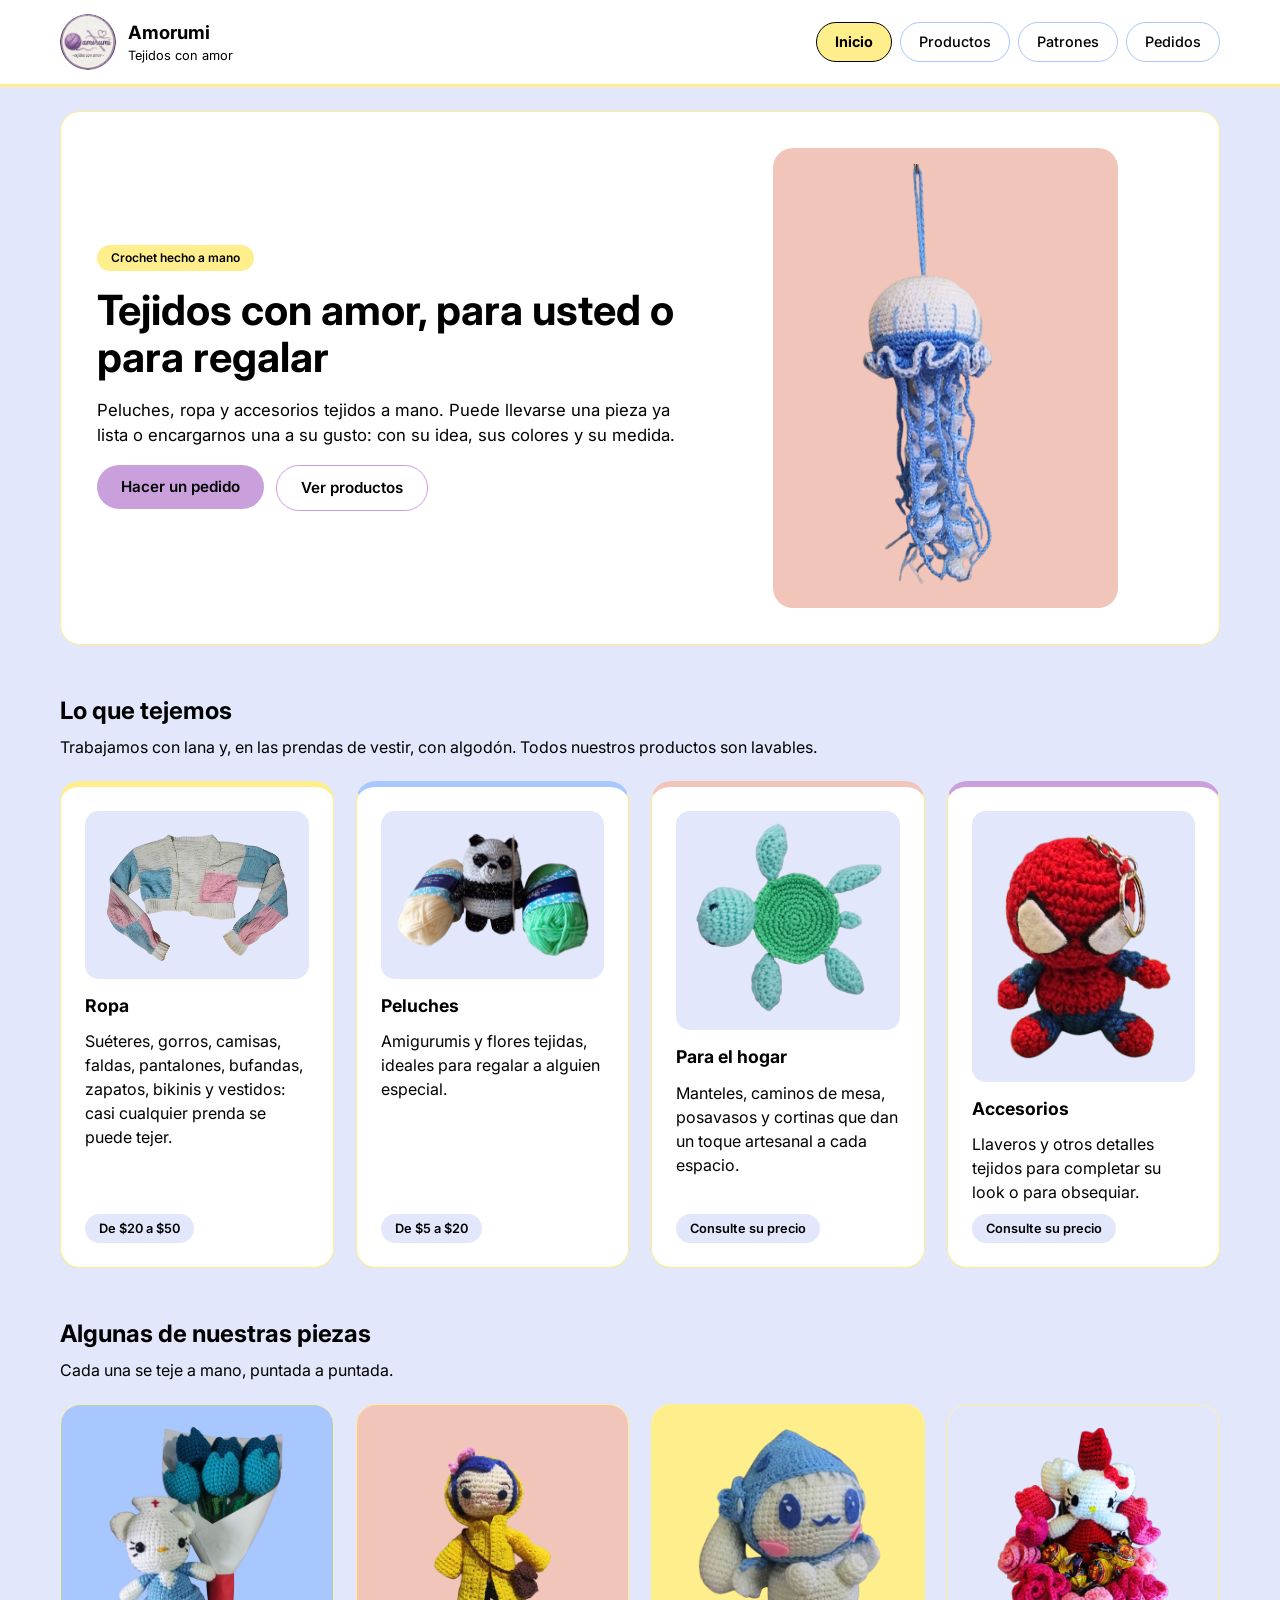
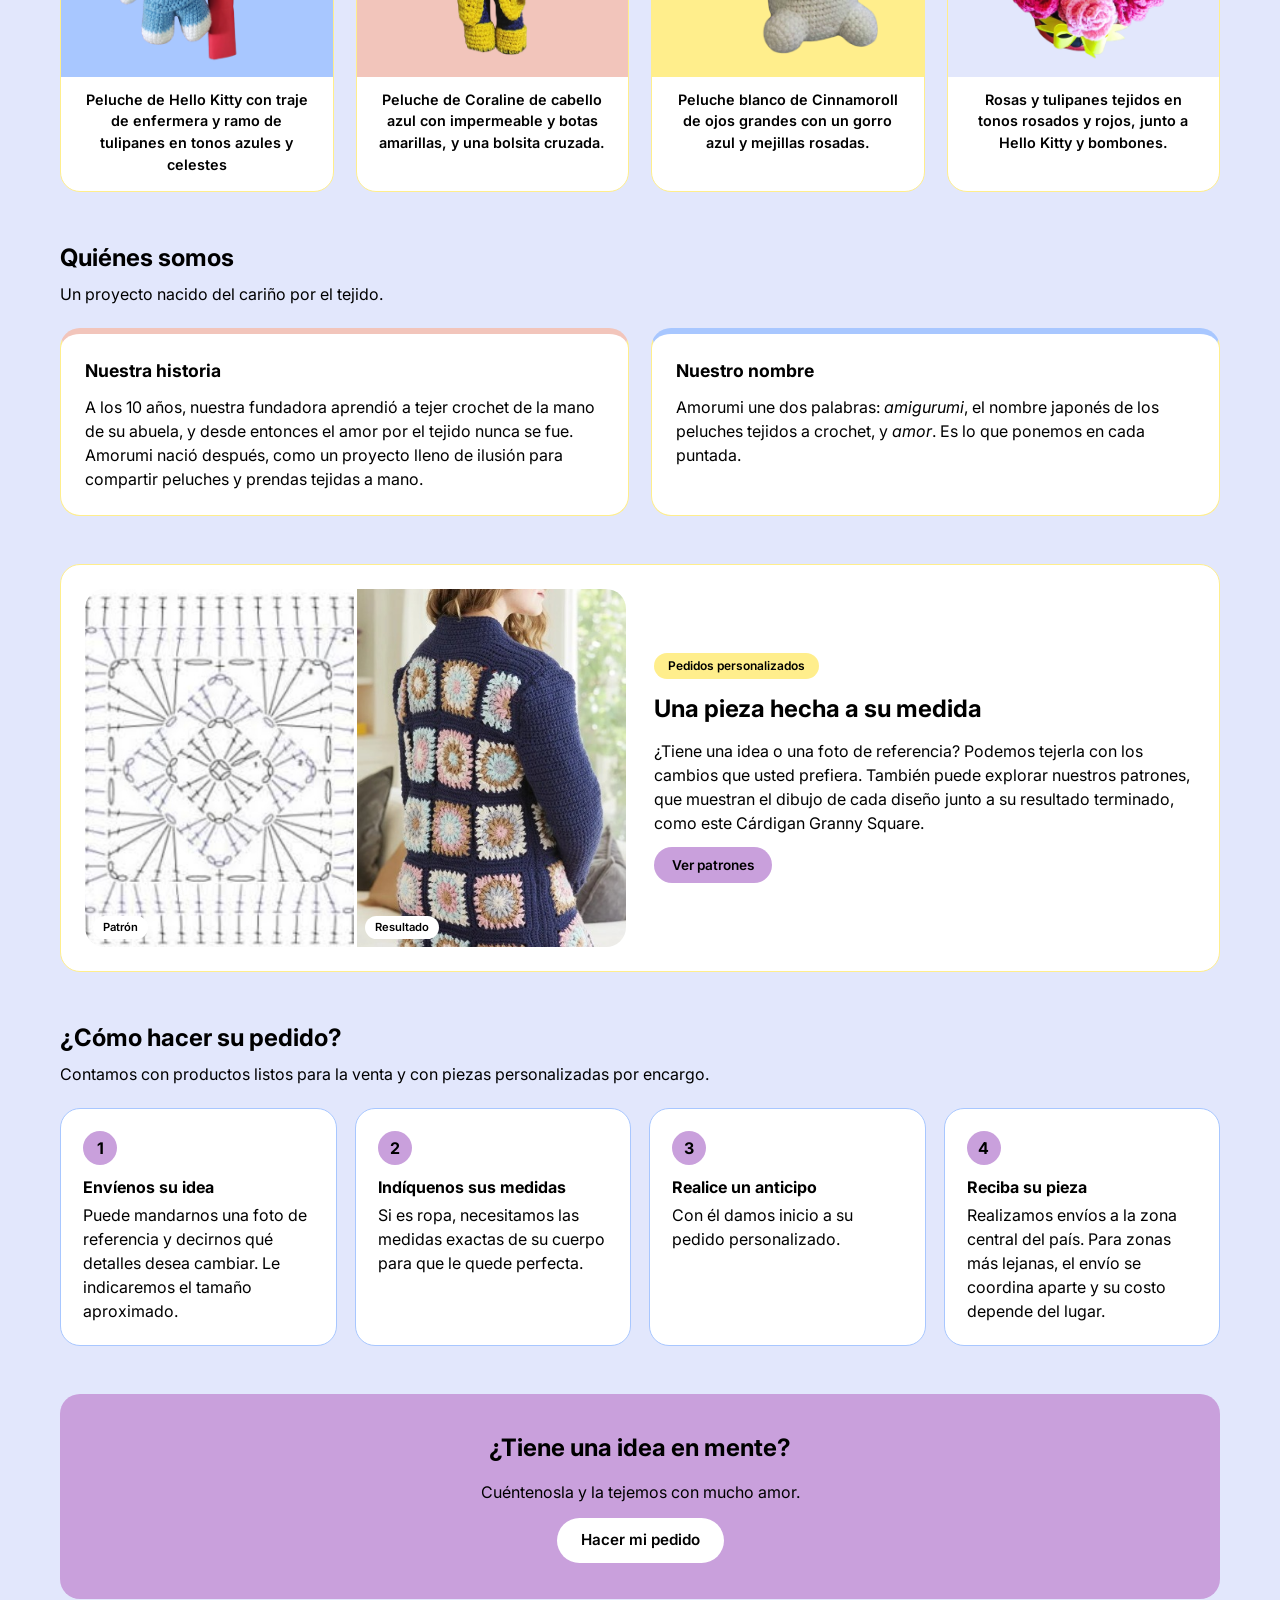
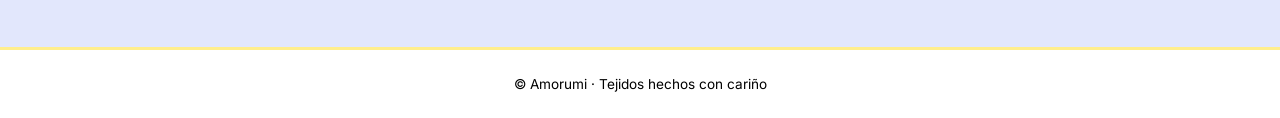
<file: index.html>
<!DOCTYPE html>
<html lang="es">
<head>
    <meta charset="UTF-8">
    <meta name="viewport" content="width=device-width, initial-scale=1.0">
    <title>Inicio</title>
    <link rel="preconnect" href="https://fonts.googleapis.com">
    <link href="https://fonts.googleapis.com/css2?family=Inter:wght@400;500;600;700&display=swap" rel="stylesheet">
    <link rel="stylesheet" href="amorumi/styles/style.css">
</head>
<body>
    <header>
        <div class="header-in">
            <a class="brand" href="index.html" aria-label="Amorumi, ir al inicio">
                <div class="brand-logo big"><img src="img_inicio/Logo.png" alt="Logo de Amorumi"></div>
                <div>
                    <h1>Amorumi</h1>
                    <p>Tejidos con amor</p>
                </div>
            </a>
            <nav class="menu" aria-label="Navegación principal">
                <a href="index.html" class="current" aria-current="page">Inicio</a>
                <a href="amorumi/productos.html">Productos</a>
                <a href="amorumi/patrones.html">Patrones</a>
                <a href="amorumi/pedidos.html">Pedidos</a>
            </nav>
        </div>
    </header>

    <main>
        <section class="hero" aria-labelledby="titulo-hero">
            <div class="hero-text">
                <span class="eyebrow">Crochet hecho a mano</span>
                <h2 id="titulo-hero">Tejidos con amor, para usted o para regalar</h2>
                <p>Peluches, ropa y accesorios tejidos a mano. Puede llevarse una pieza ya lista o encargarnos una a su gusto: con su idea, sus colores y su medida.</p>
                <div class="hero-actions">
                    <a class="btn" href="amorumi/pedidos.html">Hacer un pedido</a>
                    <a class="btn alt" href="amorumi/productos.html">Ver productos</a>
                </div>
            </div>
            <div class="hero-img">
                <img src="img_inicio/Medusa.png" alt="Colgante de medusa en tonos azules y blanco">
            </div>
        </section>

        <section class="section" aria-labelledby="titulo-hacemos">
            <h2 id="titulo-hacemos">Lo que tejemos</h2>
            <p class="lead">Trabajamos con lana y, en las prendas de vestir, con algodón. Todos nuestros productos son lavables.</p>
            <div class="info-grid">
                <article class="info">
                    <div class="thumb">
                        <img src="img_inicio/Sueter.png" alt="Suéter calado tejido a crochet en colores pasteles" loading="lazy">
                    </div>
                    <h3>Ropa</h3>
                    <p>Suéteres, gorros, camisas, faldas, pantalones, bufandas, zapatos, bikinis y vestidos: casi cualquier prenda se puede tejer.</p>
                    <span class="price">De $20 a $50</span>
                </article>
                <article class="info">
                    <div class="thumb"><img src="img_inicio/Osito.png" alt="Peluche de oso panda" loading="lazy"></div>
                    <h3>Peluches</h3>
                    <p>Amigurumis y flores tejidas, ideales para regalar a alguien especial.</p>
                    <span class="price">De $5 a $20</span>
                </article>
                <article class="info">
                    <div class="thumb"><img src="img_inicio/Posavasos tortuga.png" alt="Posavasos de tortuga" loading="lazy"></div>
                    <h3>Para el hogar</h3>
                    <p>Manteles, caminos de mesa, posavasos y cortinas que dan un toque artesanal a cada espacio.</p>
                    <span class="price">Consulte su precio</span>
                </article>
                <article class="info">
                    <div class="thumb"><img src="img_inicio/Spiderman.png" alt="Llavero de Spiderman" loading="lazy"></div>
                    <h3>Accesorios</h3>
                    <p>Llaveros y otros detalles tejidos para completar su look o para obsequiar.</p>
                    <span class="price">Consulte su precio</span>
                </article>
            </div>
        </section>

        <section class="section" aria-labelledby="titulo-galeria">
            <h2 id="titulo-galeria">Algunas de nuestras piezas</h2>
            <p class="lead">Cada una se teje a mano, puntada a puntada.</p>
            <div class="gallery">
                <figure><img src="img_inicio/HK enfermera.png" alt="Hello Kitty enfermera con un ramo de tulipanes azules" loading="lazy"><figcaption>Peluche de Hello Kitty con traje de enfermera y ramo de tulipanes en tonos azules y celestes</figcaption></figure>
                <figure><img src="img_inicio/Coraline.png" alt="Peluche de Coraline" loading="lazy"><figcaption>Peluche de Coraline de cabello azul con impermeable y botas amarillas, y una bolsita cruzada.</figcaption></figure>
                <figure><img src="img_inicio/Cinnamoroll.png" alt="Peluche de Cinnamoroll" loading="lazy"><figcaption>Peluche blanco de Cinnamoroll de ojos grandes con un gorro azul y mejillas rosadas.</figcaption></figure>
                <figure><img src="img_inicio/Ramo HK.png" alt="Arreglo de rosas y tulipanes, con Hello Kitty" loading="lazy"><figcaption>Rosas y tulipanes tejidos en tonos rosados y rojos, junto a Hello Kitty y bombones.</figcaption></figure>
            </div>
        </section>

        <section class="section" aria-labelledby="titulo-quienes">
            <h2 id="titulo-quienes">Quiénes somos</h2>
            <p class="lead">Un proyecto nacido del cariño por el tejido.</p>
            <div class="about">
                <article class="info">
                    <h3>Nuestra historia</h3>
                    <p>A los 10 años, nuestra fundadora aprendió a tejer crochet de la mano de su abuela, y desde entonces el amor por el tejido nunca se fue. Amorumi nació después, como un proyecto lleno de ilusión para compartir peluches y prendas tejidas a mano.</p>
                </article>
                <article class="info">
                    <h3>Nuestro nombre</h3>
                    <p>Amorumi une dos palabras: <em>amigurumi</em>, el nombre japonés de los peluches tejidos a crochet, y <em>amor</em>. Es lo que ponemos en cada puntada.</p>
                </article>
            </div>
        </section>

        <section class="section" aria-labelledby="titulo-destacado">
            <article class="featured">
                <div class="photo">
                    <div class="half"><img src="amorumi/img/cardiganPatron.png" alt="Patrón"><span class="tag">Patrón</span></div>
                    <div class="half"><img src="amorumi/img/cardiganRe.png" alt="Sueter"><span class="tag">Resultado</span></div>
                </div>
                <div class="featured-text">
                    <span class="eyebrow">Pedidos personalizados</span>
                    <h2 id="titulo-destacado">Una pieza hecha a su medida</h2>
                    <p>¿Tiene una idea o una foto de referencia? Podemos tejerla con los cambios que usted prefiera. También puede explorar nuestros patrones, que muestran el dibujo de cada diseño junto a su resultado terminado, como este Cárdigan Granny Square.</p>
                    <a class="btn" href="amorumi/patrones.html">Ver patrones</a>
                </div>
            </article>
        </section>

        <section class="section" aria-labelledby="titulo-pasos">
            <h2 id="titulo-pasos">¿Cómo hacer su pedido?</h2>
            <p class="lead">Contamos con productos listos para la venta y con piezas personalizadas por encargo.</p>
            <ol class="steps">
                <li><strong>Envíenos su idea</strong>Puede mandarnos una foto de referencia y decirnos qué detalles desea cambiar. Le indicaremos el tamaño aproximado.</li>
                <li><strong>Indíquenos sus medidas</strong>Si es ropa, necesitamos las medidas exactas de su cuerpo para que le quede perfecta.</li>
                <li><strong>Realice un anticipo</strong>Con él damos inicio a su pedido personalizado.</li>
                <li><strong>Reciba su pieza</strong>Realizamos envíos a la zona central del país. Para zonas más lejanas, el envío se coordina aparte y su costo depende del lugar.</li>
            </ol>
        </section>

        <section class="cta" aria-labelledby="titulo-cta">
            <h2 id="titulo-cta">¿Tiene una idea en mente?</h2>
            <p>Cuéntenosla y la tejemos con mucho amor.</p>
            <a class="btn" href="amorumi/pedidos.html">Hacer mi pedido</a>
        </section>

    </main>

<footer>© Amorumi · Tejidos hechos con cariño</footer>
    
</body>
</html>
</file>
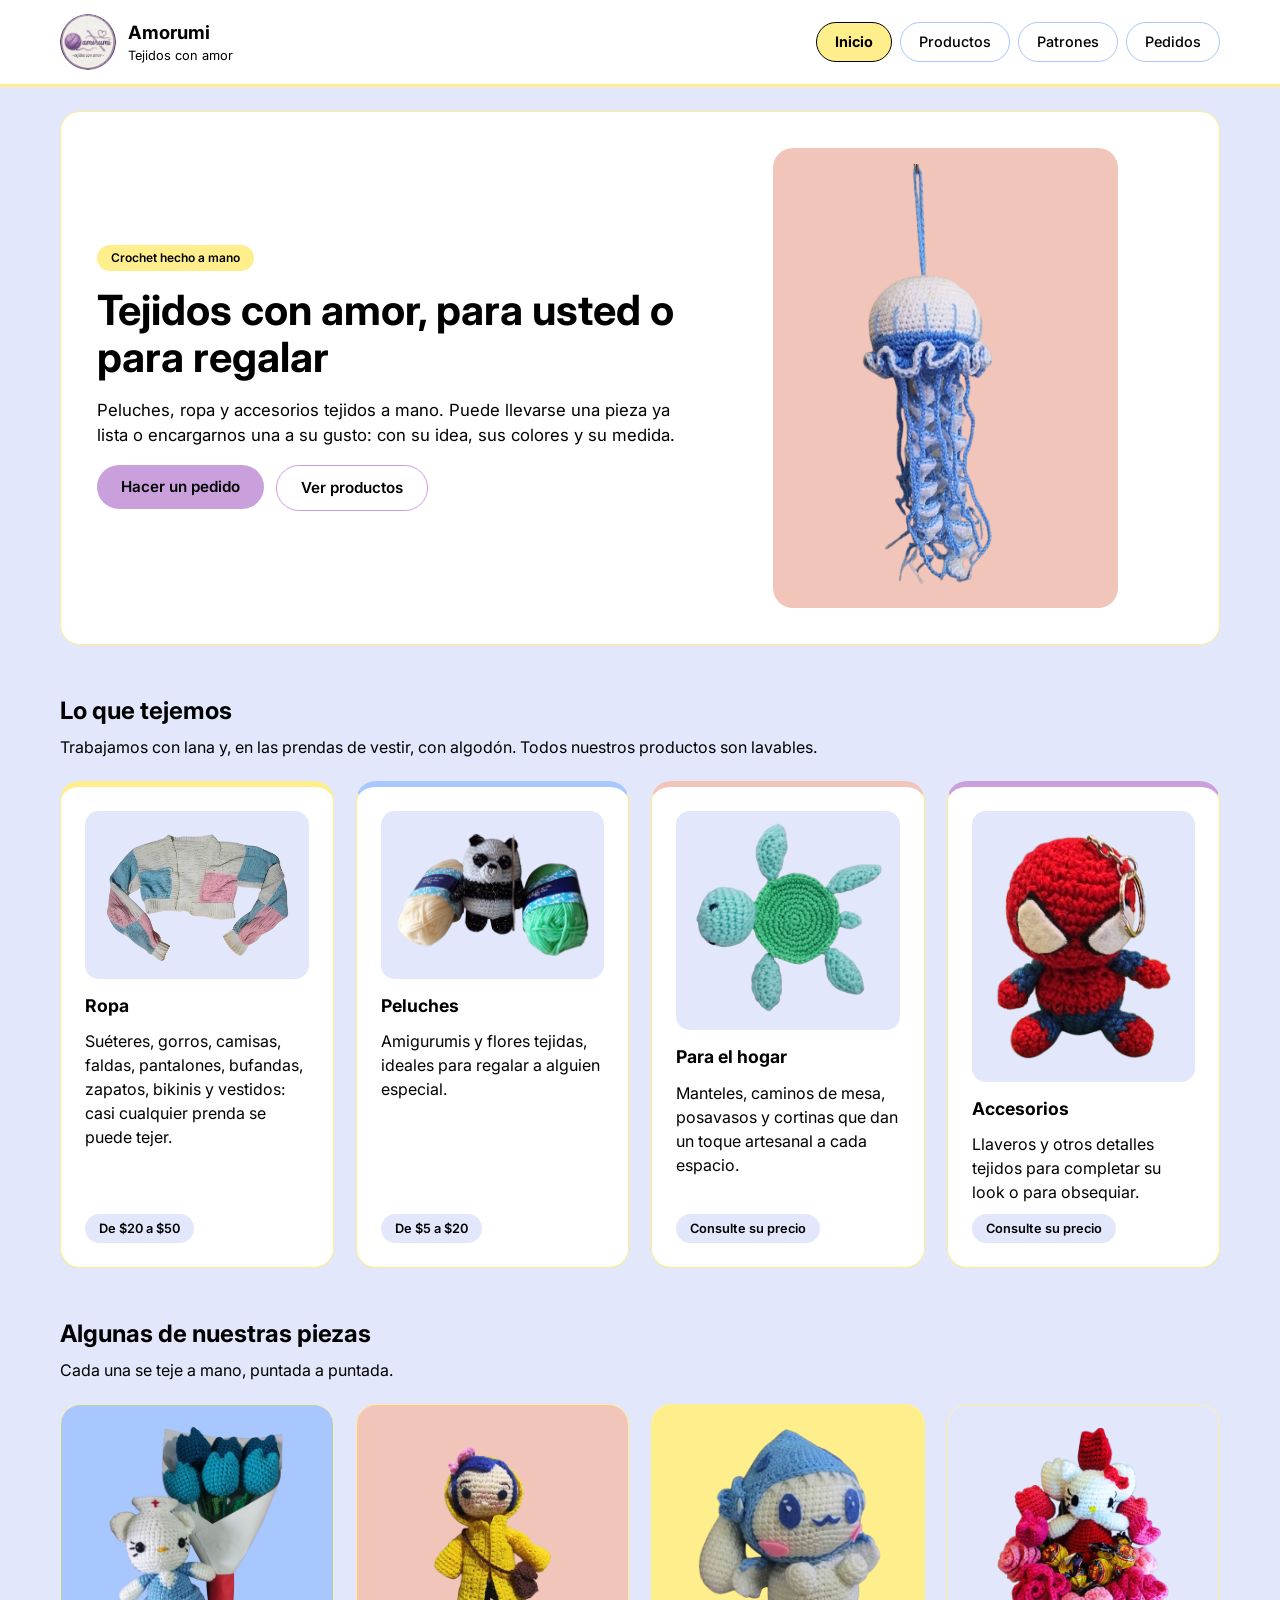
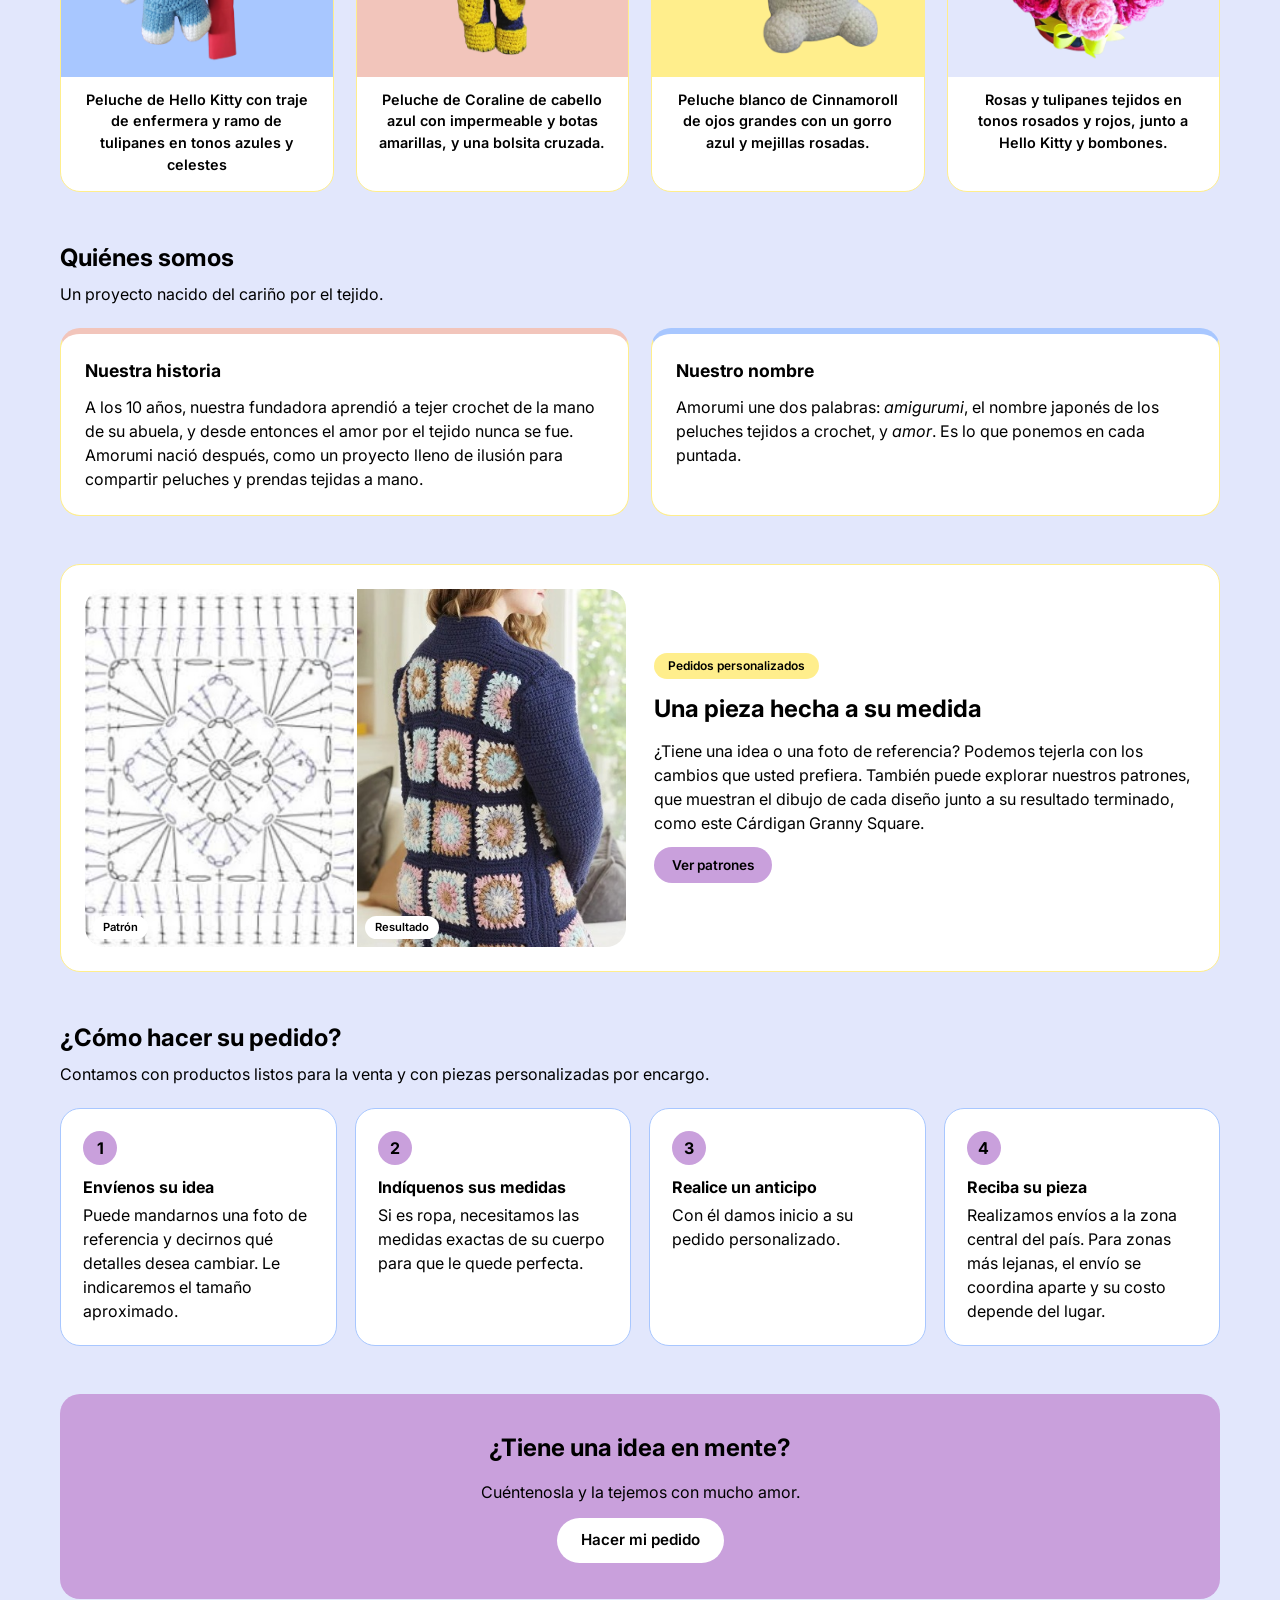
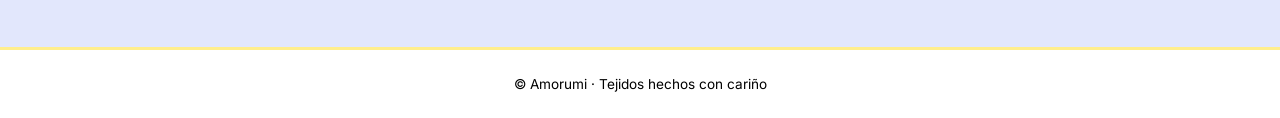
<file: inicio.html>
<!DOCTYPE html>
<html lang="es">
<head>
    <meta charset="UTF-8">
    <meta name="viewport" content="width=device-width, initial-scale=1.0">
    <title>Inicio</title>
    <link rel="preconnect" href="https://fonts.googleapis.com">
    <link href="https://fonts.googleapis.com/css2?family=Inter:wght@400;500;600;700&display=swap" rel="stylesheet">
    <link rel="stylesheet" href="amorumi/styles/style.css">
</head>
<body>
    <header>
        <div class="header-in">
            <a class="brand" href="inicio.html" aria-label="Amorumi, ir al inicio">
                <div class="brand-logo big"><img src="img_inicio/Logo.png" alt="Logo de Amorumi"></div>
                <div>
                    <h1>Amorumi</h1>
                    <p>Tejidos con amor</p>
                </div>
            </a>
            <nav class="menu" aria-label="Navegación principal">
                <a href="inicio.html" class="current" aria-current="page">Inicio</a>
                <a href="amorumi/productos.html">Productos</a>
                <a href="amorumi/patrones.html">Patrones</a>
                <a href="amorumi/pedidos.html">Pedidos</a>
            </nav>
        </div>
    </header>

    <main>
        <section class="hero" aria-labelledby="titulo-hero">
            <div class="hero-text">
                <span class="eyebrow">Crochet hecho a mano</span>
                <h2 id="titulo-hero">Tejidos con amor, para usted o para regalar</h2>
                <p>Peluches, ropa y accesorios tejidos a mano. Puede llevarse una pieza ya lista o encargarnos una a su gusto: con su idea, sus colores y su medida.</p>
                <div class="hero-actions">
                    <a class="btn" href="amorumi/pedidos.html">Hacer un pedido</a>
                    <a class="btn alt" href="amorumi/productos.html">Ver productos</a>
                </div>
            </div>
            <div class="hero-img">
                <img src="img_inicio/Medusa.png" alt="Colgante de medusa en tonos azules y blanco">
            </div>
        </section>

        <section class="section" aria-labelledby="titulo-hacemos">
            <h2 id="titulo-hacemos">Lo que tejemos</h2>
            <p class="lead">Trabajamos con lana y, en las prendas de vestir, con algodón. Todos nuestros productos son lavables.</p>
            <div class="info-grid">
                <article class="info">
                    <div class="thumb">
                        <img src="img_inicio/Sueter.png" alt="Suéter calado tejido a crochet en colores pasteles" loading="lazy">
                    </div>
                    <h3>Ropa</h3>
                    <p>Suéteres, gorros, camisas, faldas, pantalones, bufandas, zapatos, bikinis y vestidos: casi cualquier prenda se puede tejer.</p>
                    <span class="price">De $20 a $50</span>
                </article>
                <article class="info">
                    <div class="thumb"><img src="img_inicio/Osito.png" alt="Peluche de oso panda" loading="lazy"></div>
                    <h3>Peluches</h3>
                    <p>Amigurumis y flores tejidas, ideales para regalar a alguien especial.</p>
                    <span class="price">De $5 a $20</span>
                </article>
                <article class="info">
                    <div class="thumb"><img src="img_inicio/Posavasos tortuga.png" alt="Posavasos de tortuga" loading="lazy"></div>
                    <h3>Para el hogar</h3>
                    <p>Manteles, caminos de mesa, posavasos y cortinas que dan un toque artesanal a cada espacio.</p>
                    <span class="price">Consulte su precio</span>
                </article>
                <article class="info">
                    <div class="thumb"><img src="img_inicio/Spiderman.png" alt="Llavero de Spiderman" loading="lazy"></div>
                    <h3>Accesorios</h3>
                    <p>Llaveros y otros detalles tejidos para completar su look o para obsequiar.</p>
                    <span class="price">Consulte su precio</span>
                </article>
            </div>
        </section>

        <section class="section" aria-labelledby="titulo-galeria">
            <h2 id="titulo-galeria">Algunas de nuestras piezas</h2>
            <p class="lead">Cada una se teje a mano, puntada a puntada.</p>
            <div class="gallery">
                <figure><img src="img_inicio/HK enfermera.png" alt="Hello Kitty enfermera con un ramo de tulipanes azules" loading="lazy"><figcaption>Peluche de Hello Kitty con traje de enfermera y ramo de tulipanes en tonos azules y celestes</figcaption></figure>
                <figure><img src="img_inicio/Coraline.png" alt="Peluche de Coraline" loading="lazy"><figcaption>Peluche de Coraline de cabello azul con impermeable y botas amarillas, y una bolsita cruzada.</figcaption></figure>
                <figure><img src="img_inicio/Cinnamoroll.png" alt="Peluche de Cinnamoroll" loading="lazy"><figcaption>Peluche blanco de Cinnamoroll de ojos grandes con un gorro azul y mejillas rosadas.</figcaption></figure>
                <figure><img src="img_inicio/Ramo HK.png" alt="Arreglo de rosas y tulipanes, con Hello Kitty" loading="lazy"><figcaption>Rosas y tulipanes tejidos en tonos rosados y rojos, junto a Hello Kitty y bombones.</figcaption></figure>
            </div>
        </section>

        <section class="section" aria-labelledby="titulo-quienes">
            <h2 id="titulo-quienes">Quiénes somos</h2>
            <p class="lead">Un proyecto nacido del cariño por el tejido.</p>
            <div class="about">
                <article class="info">
                    <h3>Nuestra historia</h3>
                    <p>A los 10 años, nuestra fundadora aprendió a tejer crochet de la mano de su abuela, y desde entonces el amor por el tejido nunca se fue. Amorumi nació después, como un proyecto lleno de ilusión para compartir peluches y prendas tejidas a mano.</p>
                </article>
                <article class="info">
                    <h3>Nuestro nombre</h3>
                    <p>Amorumi une dos palabras: <em>amigurumi</em>, el nombre japonés de los peluches tejidos a crochet, y <em>amor</em>. Es lo que ponemos en cada puntada.</p>
                </article>
            </div>
        </section>

        <section class="section" aria-labelledby="titulo-destacado">
            <article class="featured">
                <div class="photo">
                    <div class="half"><img src="amorumi/img/cardiganPatron.png" alt="Patrón"><span class="tag">Patrón</span></div>
                    <div class="half"><img src="amorumi/img/cardiganRe.png" alt="Sueter"><span class="tag">Resultado</span></div>
                </div>
                <div class="featured-text">
                    <span class="eyebrow">Pedidos personalizados</span>
                    <h2 id="titulo-destacado">Una pieza hecha a su medida</h2>
                    <p>¿Tiene una idea o una foto de referencia? Podemos tejerla con los cambios que usted prefiera. También puede explorar nuestros patrones, que muestran el dibujo de cada diseño junto a su resultado terminado, como este Cárdigan Granny Square.</p>
                    <a class="btn" href="amorumi/patrones.html">Ver patrones</a>
                </div>
            </article>
        </section>

        <section class="section" aria-labelledby="titulo-pasos">
            <h2 id="titulo-pasos">¿Cómo hacer su pedido?</h2>
            <p class="lead">Contamos con productos listos para la venta y con piezas personalizadas por encargo.</p>
            <ol class="steps">
                <li><strong>Envíenos su idea</strong>Puede mandarnos una foto de referencia y decirnos qué detalles desea cambiar. Le indicaremos el tamaño aproximado.</li>
                <li><strong>Indíquenos sus medidas</strong>Si es ropa, necesitamos las medidas exactas de su cuerpo para que le quede perfecta.</li>
                <li><strong>Realice un anticipo</strong>Con él damos inicio a su pedido personalizado.</li>
                <li><strong>Reciba su pieza</strong>Realizamos envíos a la zona central del país. Para zonas más lejanas, el envío se coordina aparte y su costo depende del lugar.</li>
            </ol>
        </section>

        <section class="cta" aria-labelledby="titulo-cta">
            <h2 id="titulo-cta">¿Tiene una idea en mente?</h2>
            <p>Cuéntenosla y la tejemos con mucho amor.</p>
            <a class="btn" href="amorumi/pedidos.html">Hacer mi pedido</a>
        </section>

    </main>

<footer>© Amorumi · Tejidos hechos con cariño</footer>
    
</body>
</html>
</file>
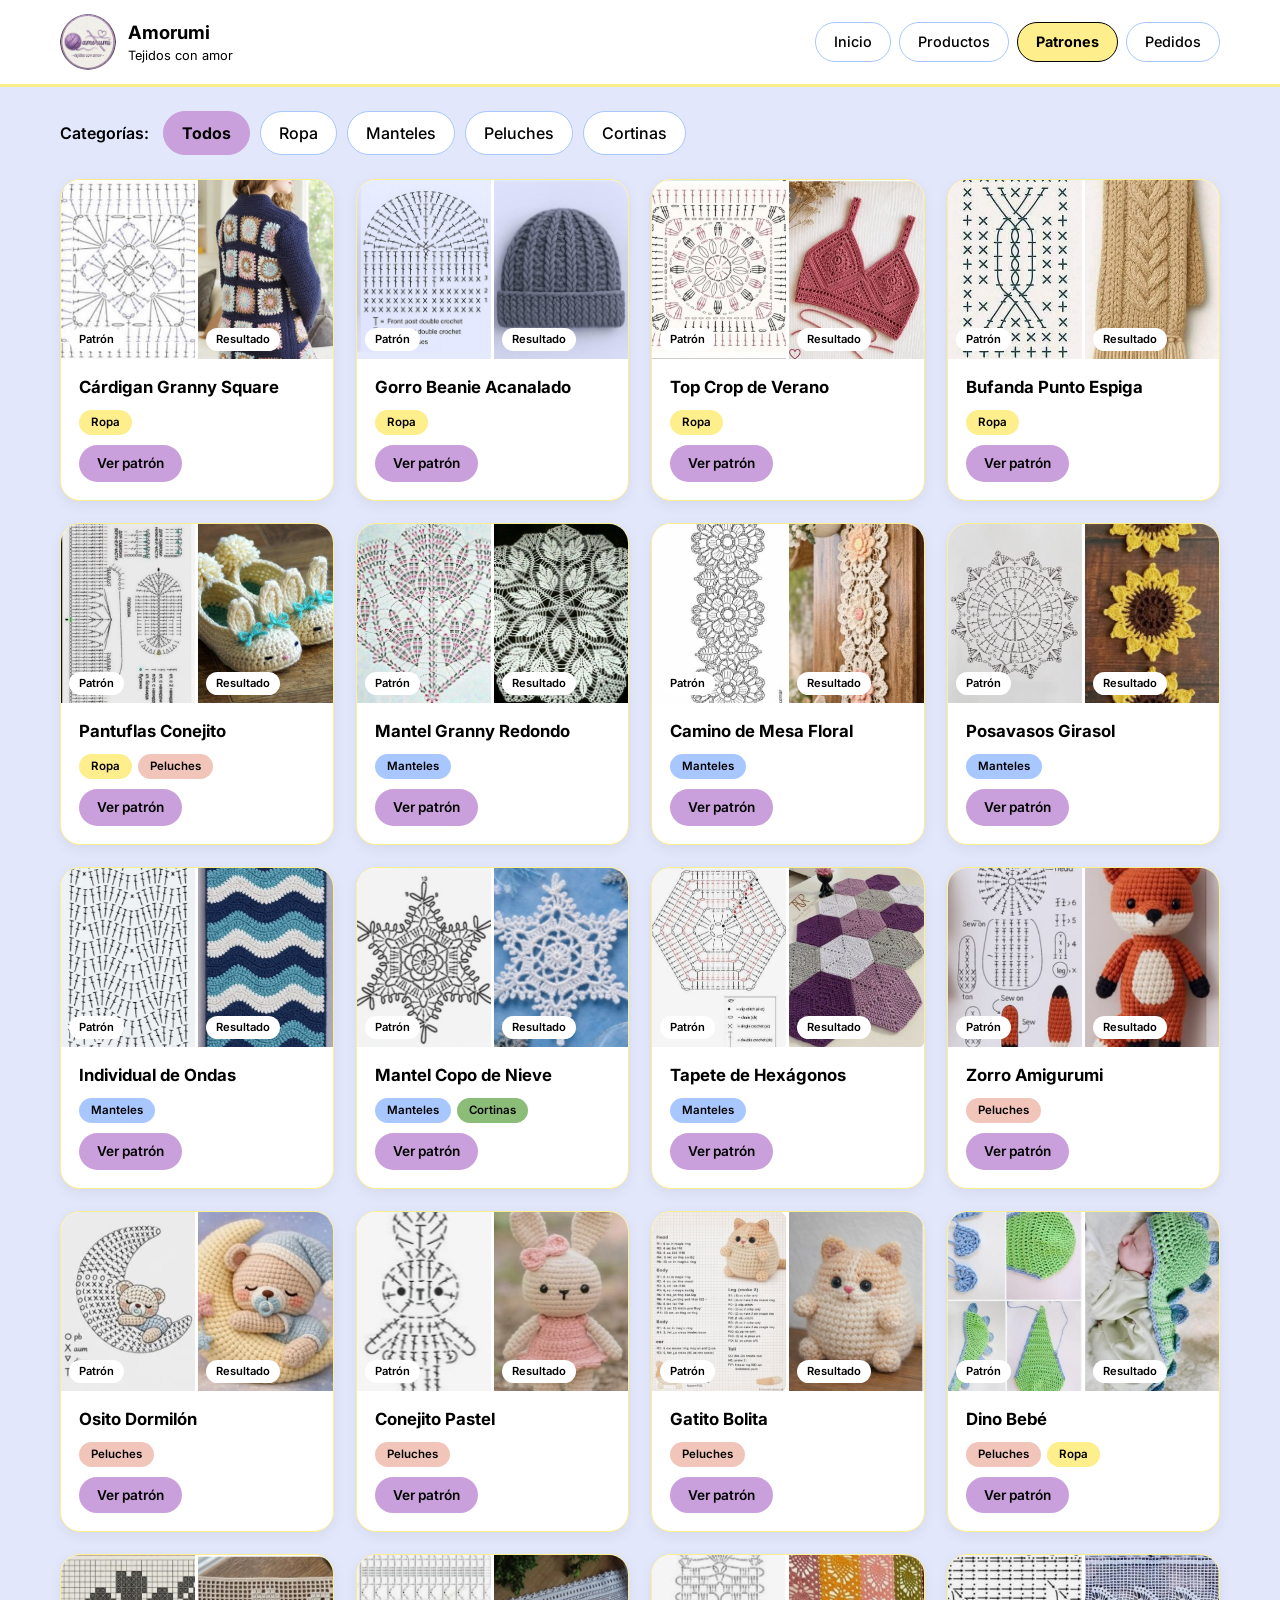
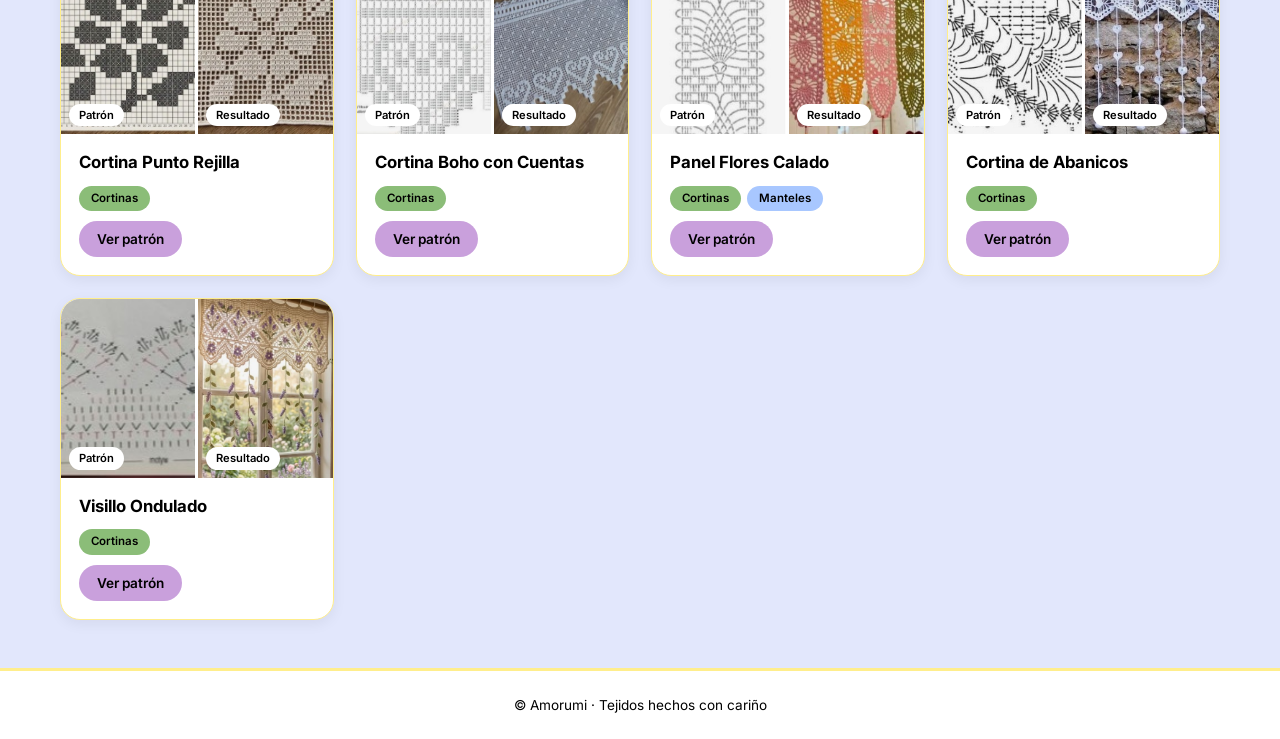
<file: amorumi/patrones.html>
<!DOCTYPE html>
<html lang="es">
<head>
<meta charset="UTF-8">
<meta name="viewport" content="width=device-width, initial-scale=1">
<title>Patrones de Crochet</title>
<link rel="preconnect" href="https://fonts.googleapis.com">
<link href="https://fonts.googleapis.com/css2?family=Inter:wght@400;500;600;700&display=swap" rel="stylesheet">
<link rel="stylesheet" href="styles/style.css">
</head>
<body>

<!-- Controles del filtro (deben ir antes del header, nav y main) -->
<input class="radio" type="radio" name="filtro" id="f-todos" checked aria-label="Todos">
<input class="radio" type="radio" name="filtro" id="f-ropa" aria-label="Ropa">
<input class="radio" type="radio" name="filtro" id="f-manteles" aria-label="Manteles">
<input class="radio" type="radio" name="filtro" id="f-peluches" aria-label="Peluches">
<input class="radio" type="radio" name="filtro" id="f-cortinas" aria-label="Cortinas">

<header>
  <div class="header-in">
    <a class="brand" href="../index.html" aria-label="Amorumi, ir al inicio">
      <div class="brand-logo big"><img src="../img_inicio/Logo.png" alt="Logo de Amorumi"></div>
      <div><h1>Amorumi</h1><p>Tejidos con amor</p></div>
    </a>
    
    <nav class="menu" aria-label="Navegación principal">
      <a href="../index.html"  for="inicio">Inicio</a>
      <a href="productos.html" for="productos">Productos</a>
      <a href="patrones.html" class="curren" for="patrones" >Patrones</a>
      <a href="pedidos.html"  for="pedidos">Pedidos</a>
      
    </nav>
  </div>
</header>

<nav class="filters" aria-label="Filtrar por categoría">
  <span>Categorías:</span>
  <label class="chip" for="f-todos" tabindex="0">Todos</label>
  <label class="chip" for="f-ropa" tabindex="0">Ropa</label>
  <label class="chip" for="f-manteles" tabindex="0">Manteles</label>
  <label class="chip" for="f-peluches" tabindex="0">Peluches</label>
  <label class="chip" for="f-cortinas" tabindex="0">Cortinas</label>
</nav>

<main>
  <!-- En cada <img> pega el link en src="" (primera: patrón dibujado, segunda: resultado).
       Para más categorías, agrega la clase a <article> y otro <span class="cat"> -->
  <section class="grid">

    <!-- ===== ROPA ===== -->
    <article class="card ropa">
      <div class="photo">
        <div class="half"><img src="img/cardiganPatron.png" alt="Patrón dibujado de Cárdigan Granny Square"><span class="tag">Patrón</span></div>
        <div class="half"><img src="img/cardiganRe.png" alt="Resultado de Cárdigan Granny Square"><span class="tag">Resultado</span></div>
      </div>
      <div class="body"><h3>Cárdigan Granny Square</h3>
        <div class="cats"><span class="cat ropa">ropa</span></div>
        <a class="btn" href="img/cardiganPatron.png">Ver patrón</a></div>
    </article>
    <article class="card ropa">
      <div class="photo">
        <div class="half"><img src="img/gorrop.png" alt="Patrón dibujado de Gorro Beanie Acanalado"><span class="tag">Patrón</span></div>
        <div class="half"><img src="img/gorror.png" alt="Resultado de Gorro Beanie Acanalado"><span class="tag">Resultado</span></div>
      </div>
      <div class="body"><h3>Gorro Beanie Acanalado</h3>
        <div class="cats"><span class="cat ropa">ropa</span></div>
        <a class="btn" href="img/gorrop.png">Ver patrón</a></div>
    </article>
    <article class="card ropa">
      <div class="photo">
        <div class="half"><img src="img/topp.jpeg" alt="Patrón dibujado de Top Crop de Verano"><span class="tag">Patrón</span></div>
        <div class="half"><img src="img/topr.png" alt="Resultado de Top Crop de Verano"><span class="tag">Resultado</span></div>
      </div>
      <div class="body"><h3>Top Crop de Verano</h3>
        <div class="cats"><span class="cat ropa">ropa</span></div>
        <a class="btn" href="img/topp.jpeg">Ver patrón</a></div>
    </article>
    <article class="card ropa">
      <div class="photo">
        <div class="half"><img src="img/bufap.jpeg" alt="Patrón dibujado de Bufanda Punto Espiga"><span class="tag">Patrón</span></div>
        <div class="half"><img src="img/bufar.jpeg" alt="Resultado de Bufanda Punto Espiga"><span class="tag">Resultado</span></div>
      </div>
      <div class="body"><h3>Bufanda Punto Espiga</h3>
        <div class="cats"><span class="cat ropa">ropa</span></div>
        <a class="btn" href="img/bufap.jpeg">Ver patrón</a></div>
    </article>
    
    <article class="card ropa peluches">
      <div class="photo">
        <div class="half"><img src="img/zacop.jpeg" alt="Patrón dibujado de Pantuflas Conejito"><span class="tag">Patrón</span></div>
        <div class="half"><img src="img/zacor.jpeg" alt="Resultado de Pantuflas Conejito"><span class="tag">Resultado</span></div>
      </div>
      <div class="body"><h3>Pantuflas Conejito</h3>
        <div class="cats"><span class="cat ropa">ropa</span><span class="cat peluches">peluches</span></div>
        <a class="btn" href="img/zacop.jpeg">Ver patrón</a></div>
    </article>

    <!-- ===== MANTELES ===== -->
    <article class="card manteles">
      <div class="photo">
        <div class="half"><img src="img/mantelgrap.jpeg" alt="Patrón dibujado de Mantel Granny Redondo"><span class="tag">Patrón</span></div>
        <div class="half"><img src="img/maltelgrar.jpeg" alt="Resultado de Mantel Granny Redondo"><span class="tag">Resultado</span></div>
      </div>
      <div class="body"><h3>Mantel Granny Redondo</h3>
        <div class="cats"><span class="cat manteles">manteles</span></div>
        <a class="btn" href="img/mantelgrap.jpeg">Ver patrón</a></div>
    </article>
    <article class="card manteles">
      <div class="photo">
        <div class="half"><img src="img/camiflorap.jpeg" alt="Patrón dibujado de Camino de Mesa Floral"><span class="tag">Patrón</span></div>
        <div class="half"><img src="img/camiflorar.jpeg" alt="Resultado de Camino de Mesa Floral"><span class="tag">Resultado</span></div>
      </div>
      <div class="body"><h3>Camino de Mesa Floral</h3>
        <div class="cats"><span class="cat manteles">manteles</span></div>
        <a class="btn" href="img/camiflorap.jpeg">Ver patrón</a></div>
    </article>
    <article class="card manteles">
      <div class="photo">
        <div class="half"><img src="img/girap.jpeg" alt="Patrón dibujado de Posavasos Girasol"><span class="tag">Patrón</span></div>
        <div class="half"><img src="img/girar.jpeg" alt="Resultado de Posavasos Girasol"><span class="tag">Resultado</span></div>
      </div>
      <div class="body"><h3>Posavasos Girasol</h3>
        <div class="cats"><span class="cat manteles">manteles</span></div>
        <a class="btn" href="img/girap.jpeg">Ver patrón</a></div>
    </article>
    <article class="card manteles">
      <div class="photo">
        <div class="half"><img src="img/ondap.jpeg" alt="Patrón dibujado de Individual de Ondas"><span class="tag">Patrón</span></div>
        <div class="half"><img src="img/ondar.jpeg" alt="Resultado de Individual de Ondas"><span class="tag">Resultado</span></div>
      </div>
      <div class="body"><h3>Individual de Ondas</h3>
        <div class="cats"><span class="cat manteles">manteles</span></div>
        <a class="btn" href="img/ondap.jpeg">Ver patrón</a></div>
    </article>
    <article class="card manteles cortinas">
      <div class="photo">
        <div class="half"><img src="img/copop.jpeg" alt="Patrón dibujado de Mantel Copo de Nieve"><span class="tag">Patrón</span></div>
        <div class="half"><img src="img/copor.jpeg" alt="Resultado de Mantel Copo de Nieve"><span class="tag">Resultado</span></div>
      </div>
      <div class="body"><h3>Mantel Copo de Nieve</h3>
        <div class="cats"><span class="cat manteles">manteles</span><span class="cat cortinas">cortinas</span></div>
        <a class="btn" href="img/copop.jpeg">Ver patrón</a></div>
    </article>
    <article class="card manteles">
      <div class="photo">
        <div class="half"><img src="img/hexap.jpeg" alt="Patrón dibujado de Tapete de Hexágonos"><span class="tag">Patrón</span></div>
        <div class="half"><img src="img/hexar.jpeg" alt="Resultado de Tapete de Hexágonos"><span class="tag">Resultado</span></div>
      </div>
      <div class="body"><h3>Tapete de Hexágonos</h3>
        <div class="cats"><span class="cat manteles">manteles</span></div>
        <a class="btn" href="img/hexap.jpeg">Ver patrón</a></div>
    </article>

    <!-- ===== PELUCHES ===== -->
    <article class="card peluches">
      <div class="photo">
        <div class="half"><img src="img/zorrop.jpeg" alt="Patrón dibujado de Zorro Amigurumi"><span class="tag">Patrón</span></div>
        <div class="half"><img src="img/zorror.jpeg" alt="Resultado de Zorro Amigurumi"><span class="tag">Resultado</span></div>
      </div>
      <div class="body"><h3>Zorro Amigurumi</h3>
        <div class="cats"><span class="cat peluches">peluches</span></div>
        <a class="btn" href="img/zorrop.jpeg">Ver patrón</a></div>
    </article>
    <article class="card peluches">
      <div class="photo">
        <div class="half"><img src="img/osop.jpeg" alt="Patrón dibujado de Osito Dormilón"><span class="tag">Patrón</span></div>
        <div class="half"><img src="img/osor.jpeg" alt="Resultado de Osito Dormilón"><span class="tag">Resultado</span></div>
      </div>
      <div class="body"><h3>Osito Dormilón</h3>
        <div class="cats"><span class="cat peluches">peluches</span></div>
        <a class="btn" href="img/osop.jpeg">Ver patrón</a></div>
    </article>
    <article class="card peluches">
      <div class="photo">
        <div class="half"><img src="img/conep.jpeg" alt="Patrón dibujado de Conejito Pastel"><span class="tag">Patrón</span></div>
        <div class="half"><img src="img/coner.jpeg" alt="Resultado de Conejito Pastel"><span class="tag">Resultado</span></div>
      </div>
      <div class="body"><h3>Conejito Pastel</h3>
        <div class="cats"><span class="cat peluches">peluches</span></div>
        <a class="btn" href="img/conep.jpeg">Ver patrón</a></div>
    </article>
    <article class="card peluches">
      <div class="photo">
        <div class="half"><img src="img/gatop.jpeg" alt="Patrón dibujado de Gatito Bolita"><span class="tag">Patrón</span></div>
        <div class="half"><img src="img/gator.jpeg" alt="Resultado de Gatito Bolita"><span class="tag">Resultado</span></div>
      </div>
      <div class="body"><h3>Gatito Bolita</h3>
        <div class="cats"><span class="cat peluches">peluches</span></div>
        <a class="btn" href="img/gatop.jpeg">Ver patrón</a></div>
    </article>
    <article class="card peluches ropa">
      <div class="photo">
        <div class="half"><img src="img/dinop.jpeg" alt="Patrón dibujado de Dino Bebé"><span class="tag">Patrón</span></div>
        <div class="half"><img src="img/dinor.jpeg" alt="Resultado de Dino Bebé"><span class="tag">Resultado</span></div>
      </div>
      <div class="body"><h3>Dino Bebé</h3>
        <div class="cats"><span class="cat peluches">peluches</span><span class="cat ropa">ropa</span></div>
        <a class="btn" href="img/dinop.jpeg">Ver patrón</a></div>
    </article>

    <!-- ===== CORTINAS ===== -->
    <article class="card cortinas">
      <div class="photo">
        <div class="half"><img src="img/prp.jpeg" alt="Patrón dibujado de Cortina Punto Rejilla"><span class="tag">Patrón</span></div>
        <div class="half"><img src="img/prr.jpeg" alt="Resultado de Cortina Punto Rejilla"><span class="tag">Resultado</span></div>
      </div>
      <div class="body"><h3>Cortina Punto Rejilla</h3>
        <div class="cats"><span class="cat cortinas">cortinas</span></div>
        <a class="btn" href="img/prp.jpeg">Ver patrón</a></div>
    </article>
    <article class="card cortinas">
      <div class="photo">
        <div class="half"><img src="img/bonp.jpeg" alt="Patrón dibujado de Cortina Boho con Cuentas"><span class="tag">Patrón</span></div>
        <div class="half"><img src="img/bonr.jpeg" alt="Resultado de Cortina Boho con Cuentas"><span class="tag">Resultado</span></div>
      </div>
      <div class="body"><h3>Cortina Boho con Cuentas</h3>
        <div class="cats"><span class="cat cortinas">cortinas</span></div>
        <a class="btn" href="img/bonp.jpeg">Ver patrón</a></div>
    </article>
    <article class="card cortinas manteles">
      <div class="photo">
        <div class="half"><img src="img/flocoladop.jpeg" alt="Patrón dibujado de Panel Flores Calado"><span class="tag">Patrón</span></div>
        <div class="half"><img src="img/flocolar.jpeg" alt="Resultado de Panel Flores Calado"><span class="tag">Resultado</span></div>
      </div>
      <div class="body"><h3>Panel Flores Calado</h3>
        <div class="cats"><span class="cat cortinas">cortinas</span><span class="cat manteles">manteles</span></div>
        <a class="btn" href="img/flocoladop.jpeg">Ver patrón</a></div>
    </article>
    <article class="card cortinas">
      <div class="photo">
        <div class="half"><img src="img/abanicop.jpeg" alt="Patrón dibujado de Cortina de Abanicos"><span class="tag">Patrón</span></div>
        <div class="half"><img src="img/abanicor.jpeg" alt="Resultado de Cortina de Abanicos"><span class="tag">Resultado</span></div>
      </div>
      <div class="body"><h3>Cortina de Abanicos</h3>
        <div class="cats"><span class="cat cortinas">cortinas</span></div>
        <a class="btn" href="img/abanicop.jpeg">Ver patrón</a></div>
    </article>
    <article class="card cortinas">
      <div class="photo">
        <div class="half"><img src="img/visip.jpeg" alt="Patrón dibujado de Visillo Ondulado"><span class="tag">Patrón</span></div>
        <div class="half"><img src="img/visir.jpeg" alt="Resultado de Visillo Ondulado"><span class="tag">Resultado</span></div>
      </div>
      <div class="body"><h3>Visillo Ondulado</h3>
        <div class="cats"><span class="cat cortinas">cortinas</span></div>
        <a class="btn" href="img/visip.jpeg">Ver patrón</a></div>
    </article>

  </section>
</main>

<footer>© Amorumi · Tejidos hechos con cariño</footer>

</body>
</html>
</file>
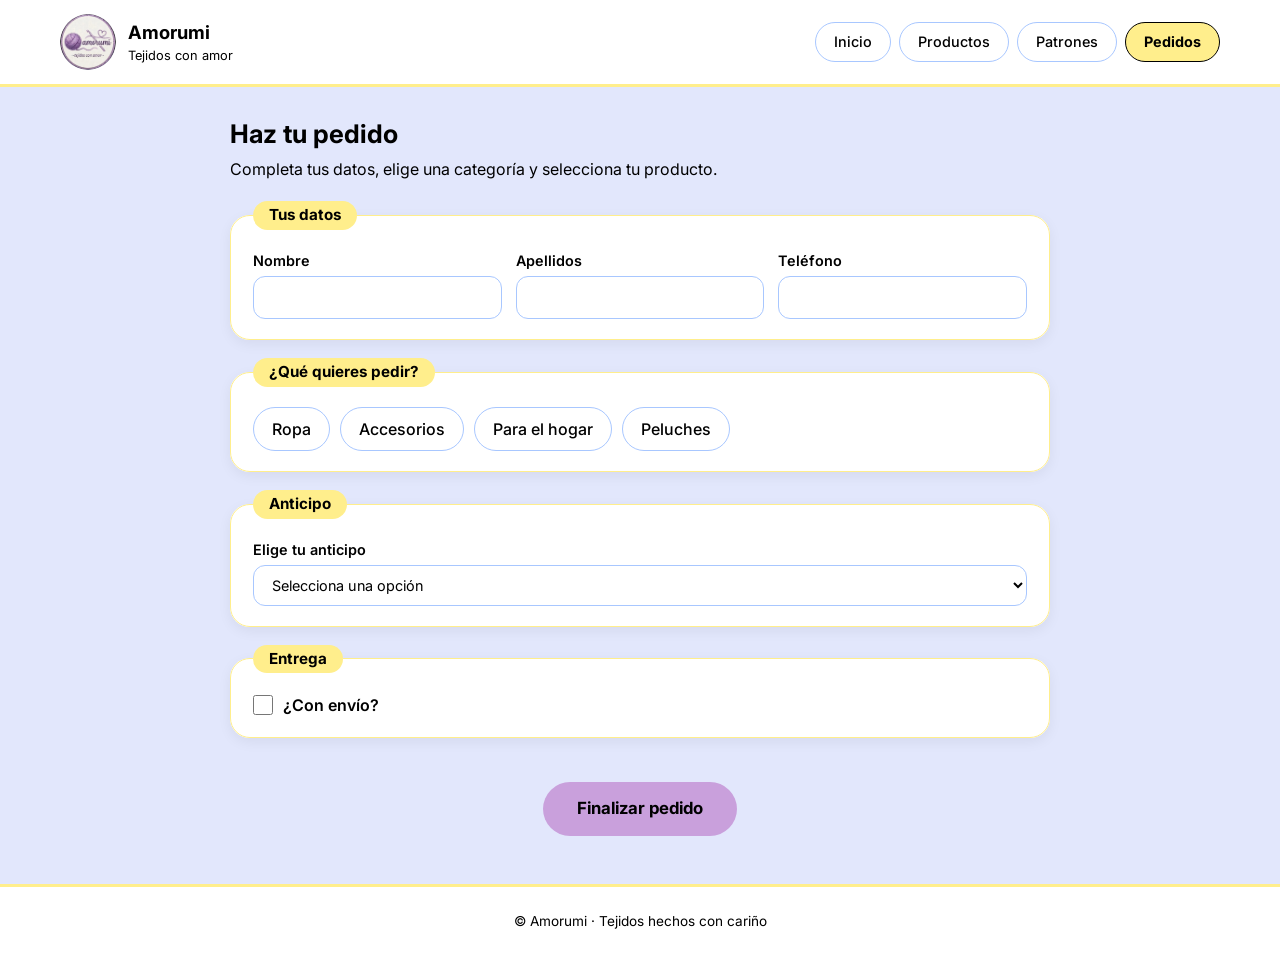
<file: amorumi/pedidos.html>
<!DOCTYPE html>
<html lang="es">
<head>
<meta charset="UTF-8">
<meta name="viewport" content="width=device-width, initial-scale=1">
<title>Pedidos</title>
<link rel="stylesheet" href="styles/style.css">
<link rel="preconnect" href="https://fonts.googleapis.com">
<link href="https://fonts.googleapis.com/css2?family=Inter:wght@400;500;600;700&display=swap" rel="stylesheet">
</head>
<body>
<header>
  <div class="header-in">
    <a class="brand" href="../index.html" aria-label="Amorumi, ir al inicio">
      <div class="brand-logo big"><img src="../img_inicio/Logo.png" alt="Logo de Amorumi"></div>
      <div><h1>Amorumi</h1><p>Tejidos con amor</p></div>
    </a>
    <nav class="menu">
      <a href="../index.html">Inicio</a>
      <a href="productos.html">Productos</a>
      <a href="patrones.html">Patrones</a>
      <a class="curren" href="pedidos.html">Pedidos</a>
    </nav>
  </div>
</header>
 
<main class="pedidos">
  <h2>Haz tu pedido</h2>
  <p class="intro">Completa tus datos, elige una categoría y selecciona tu producto.</p>
 
  <form action="#pedido-finalizado" method="get">
    <!-- Opción oculta que permite "Cambiar selección" -->
    <input class="radio" type="radio" name="producto" id="p-none" value="" checked>
 
    <fieldset>
      <legend>Tus datos</legend>
      <div class="campos">
        <label class="campo">Nombre<input type="text" name="nombre" required autocomplete="given-name"></label>
        <label class="campo">Apellidos<input type="text" name="apellidos" required autocomplete="family-name"></label>
        <label class="campo">Teléfono<input type="tel" name="telefono" required autocomplete="tel"></label>
      </div>
    </fieldset>
 
    <fieldset>
      <legend>¿Qué quieres pedir?</legend>
      <div class="chips">
        <label class="chip"><input class="radio" type="radio" name="categoria" id="c-ropa" value="ropa" required>Ropa</label>
        <label class="chip"><input class="radio" type="radio" name="categoria" id="c-acc" value="accesorios">Accesorios</label>
        <label class="chip"><input class="radio" type="radio" name="categoria" id="c-hogar" value="hogar">Para el hogar</label>
        <label class="chip"><input class="radio" type="radio" name="categoria" id="c-pel" value="peluches">Peluches</label>
      </div>
    </fieldset>
 
    <!-- ROPA -->
    <fieldset class="b-ropa">
      <legend>Tus medidas (cm)</legend>
      <div class="campos">
        <label class="campo">Pecho<input type="number" name="pecho" min="1" step="0.5" placeholder="cm"></label>
        <label class="campo">Cintura<input type="number" name="cintura" min="1" step="0.5" placeholder="cm"></label>
        <label class="campo">Cadera<input type="number" name="cadera" min="1" step="0.5" placeholder="cm"></label>
        <label class="campo">Tiro (hombro a cadera)<input type="number" name="tiro" min="1" step="0.5" placeholder="cm"></label>
      </div>
    </fieldset>
    <fieldset class="b-ropa cat-b">
      <legend>Catálogo de ropa</legend>
      <div class="cat-grid">
        <div class="prod"><label><input class="radio" type="radio" name="producto" value="ropa-1"><div class="ph"><img src="../img_inicio/Sueter.png" alt="Ropa 1"></div><span class="nm">Producto 1</span></label></div>
        <div class="prod"><label><input class="radio" type="radio" name="producto" value="ropa-2"><div class="ph"><img src="../img_inicio/Bufanda.png" alt="Ropa 2"></div><span class="nm">Producto 2</span></label></div>
        <div class="prod pers"><label><input class="radio" type="radio" name="producto" value="personalizado-ropa"><div class="ph">✨</div><span class="nm">Personalizar</span></label>
          <div class="upload"><label class="campo">Sube tu foto<input type="file" name="foto_ropa" accept="image/*"></label></div></div>
      </div>
      <label class="cambiar" for="p-none">Cambiar selección</label>
    </fieldset>
 
    <!-- ACCESORIOS -->
    <fieldset class="b-acc cat-b">
      <legend>Catálogo de accesorios</legend>
      <div class="cat-grid">
        <div class="prod"><label><input class="radio" type="radio" name="producto" value="acc-1"><div class="ph"><img src="../img_inicio/Bolsita C.png" alt="Accesorio 1"></div><span class="nm">Producto 1</span></label></div>
        <div class="prod"><label><input class="radio" type="radio" name="producto" value="acc-2"><div class="ph"><img src="../img_inicio/Cartera.png" alt="Accesorio 2"></div><span class="nm">Producto 2</span></label></div>
        <div class="prod pers"><label><input class="radio" type="radio" name="producto" value="personalizado-acc"><div class="ph">✨</div><span class="nm">Personalizar</span></label>
          <div class="upload"><label class="campo">Sube tu foto<input type="file" name="foto_acc" accept="image/*"></label></div></div>
      </div>
      <label class="cambiar" for="p-none">Cambiar selección</label>
    </fieldset>
 
    <!-- PARA EL HOGAR -->
    <fieldset class="b-hogar cat-b">
      <legend>Catálogo para el hogar</legend>
      <div class="cat-grid">
        <div class="prod"><label><input class="radio" type="radio" name="producto" value="hogar-1"><div class="ph"><img src="../img_inicio/Posavasos tortuga.png" alt="Hogar 1"></div><span class="nm">Producto 1</span></label></div>
        <div class="prod"><label><input class="radio" type="radio" name="producto" value="hogar-2"><div class="ph"><img src="../img_inicio/Florero de mesa.png" alt="Hogar 2"></div><span class="nm">Producto 2</span></label></div>
        <div class="prod pers"><label><input class="radio" type="radio" name="producto" value="personalizado-hogar"><div class="ph">✨</div><span class="nm">Personalizar</span></label>
          <div class="upload"><label class="campo">Sube tu foto<input type="file" name="foto_hogar" accept="image/*"></label></div></div>
      </div>
      <label class="cambiar" for="p-none">Cambiar selección</label>
    </fieldset>
 
    <!-- PELUCHES -->
    <fieldset class="b-pel">
      <legend>Tamaño del peluche</legend>
      <div class="chips">
        <label class="chip"><input class="radio" type="radio" name="tamano" value="S">S · 10 a 12 cm</label>
        <label class="chip"><input class="radio" type="radio" name="tamano" value="M">M · 18 a 20 cm</label>
        <label class="chip"><input class="radio" type="radio" name="tamano" value="L">L · 25 a 30 cm</label>
      </div>
    </fieldset>
    <fieldset class="b-pel cat-b">
      <legend>Catálogo de peluches</legend>
      <div class="cat-grid">
        <div class="prod"><label><input class="radio" type="radio" name="producto" value="pel-1"><div class="ph"><img src="../img_inicio/HK enfermera.png" alt="Peluche 1"></div><span class="nm">Producto 1</span></label></div>
        <div class="prod"><label><input class="radio" type="radio" name="producto" value="pel-2"><div class="ph"><img src="../img_inicio/Ramo HK.png" alt="Peluche 2"></div><span class="nm">Producto 2</span></label></div>
        <div class="prod"><label><input class="radio" type="radio" name="producto" value="pel-3"><div class="ph"><img src="../img_inicio/Cinnamoroll.png" alt="Peluche 3"></div><span class="nm">Producto 3</span></label></div>
        <div class="prod pers"><label><input class="radio" type="radio" name="producto" value="personalizado-pel"><div class="ph">✨</div><span class="nm">Personalizar</span></label>
          <div class="upload"><label class="campo">Sube tu foto<input type="file" name="foto_pel" accept="image/*"></label></div></div>
      </div>
      <label class="cambiar" for="p-none">Cambiar selección</label>
    </fieldset>
 
    <!-- ANTICIPO Y ENVÍO -->
    <fieldset>
      <legend>Anticipo</legend>
      <label class="campo">Elige tu anticipo
        <select name="anticipo" required>
          <option value="" selected disabled>Selecciona una opción</option>
          <option value="10">$10</option>
          <option value="15">$15</option>
          <option value="20">$20</option>
        </select>
      </label>
    </fieldset>
 
    <fieldset>
      <legend>Entrega</legend>
      <label class="envio"><input type="checkbox" name="envio" id="envio" value="si">¿Con envío?</label>
      <label class="campo dir">Dirección de entrega<input type="text" name="direccion" placeholder="Calle, número, colonia, ciudad"></label>
    </fieldset>
 
    <!-- TOTAL (cambia según la categoría) -->
    <div class="total">
      <div class="t-ropa"><p>Total: <span>$50</span></p></div>
      <div class="t-acc"><p>Total: <span>$25</span></p></div>
      <div class="t-hogar"><p>Total: <span>$20</span></p></div>
      <div class="t-pel"><p>Total: <span>$20</span></p></div>
    </div>
    <button class="enviar" type="submit">Finalizar pedido</button>
  </form>
</main>
 
<div class="ok" id="pedido-finalizado">
  <div>
    <div class="check">✓</div>
    <h3>Pedido finalizado</h3>
    <a href="pedidos.html">Hacer otro pedido</a>
  </div>
</div>
 
<footer>© Amorumi · Tejidos hechos con cariño</footer>
</body>
</html>
</file>
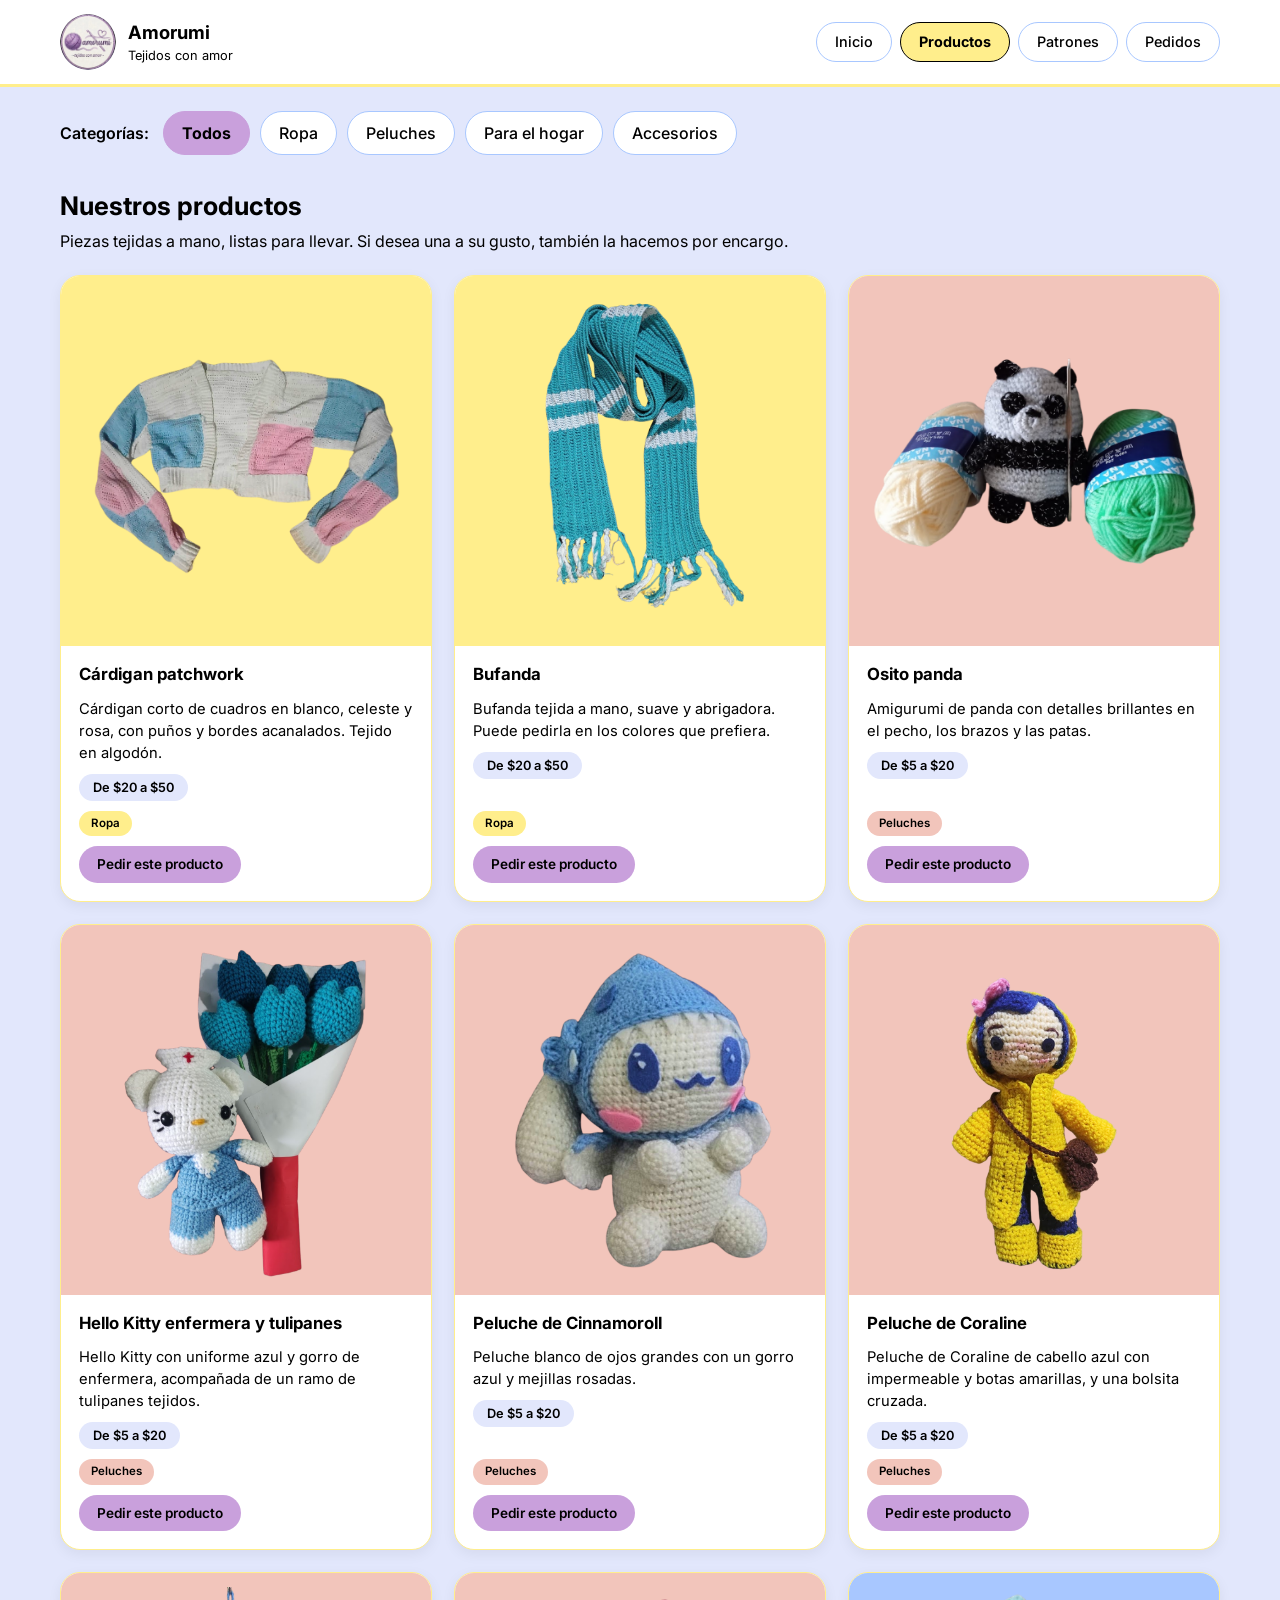
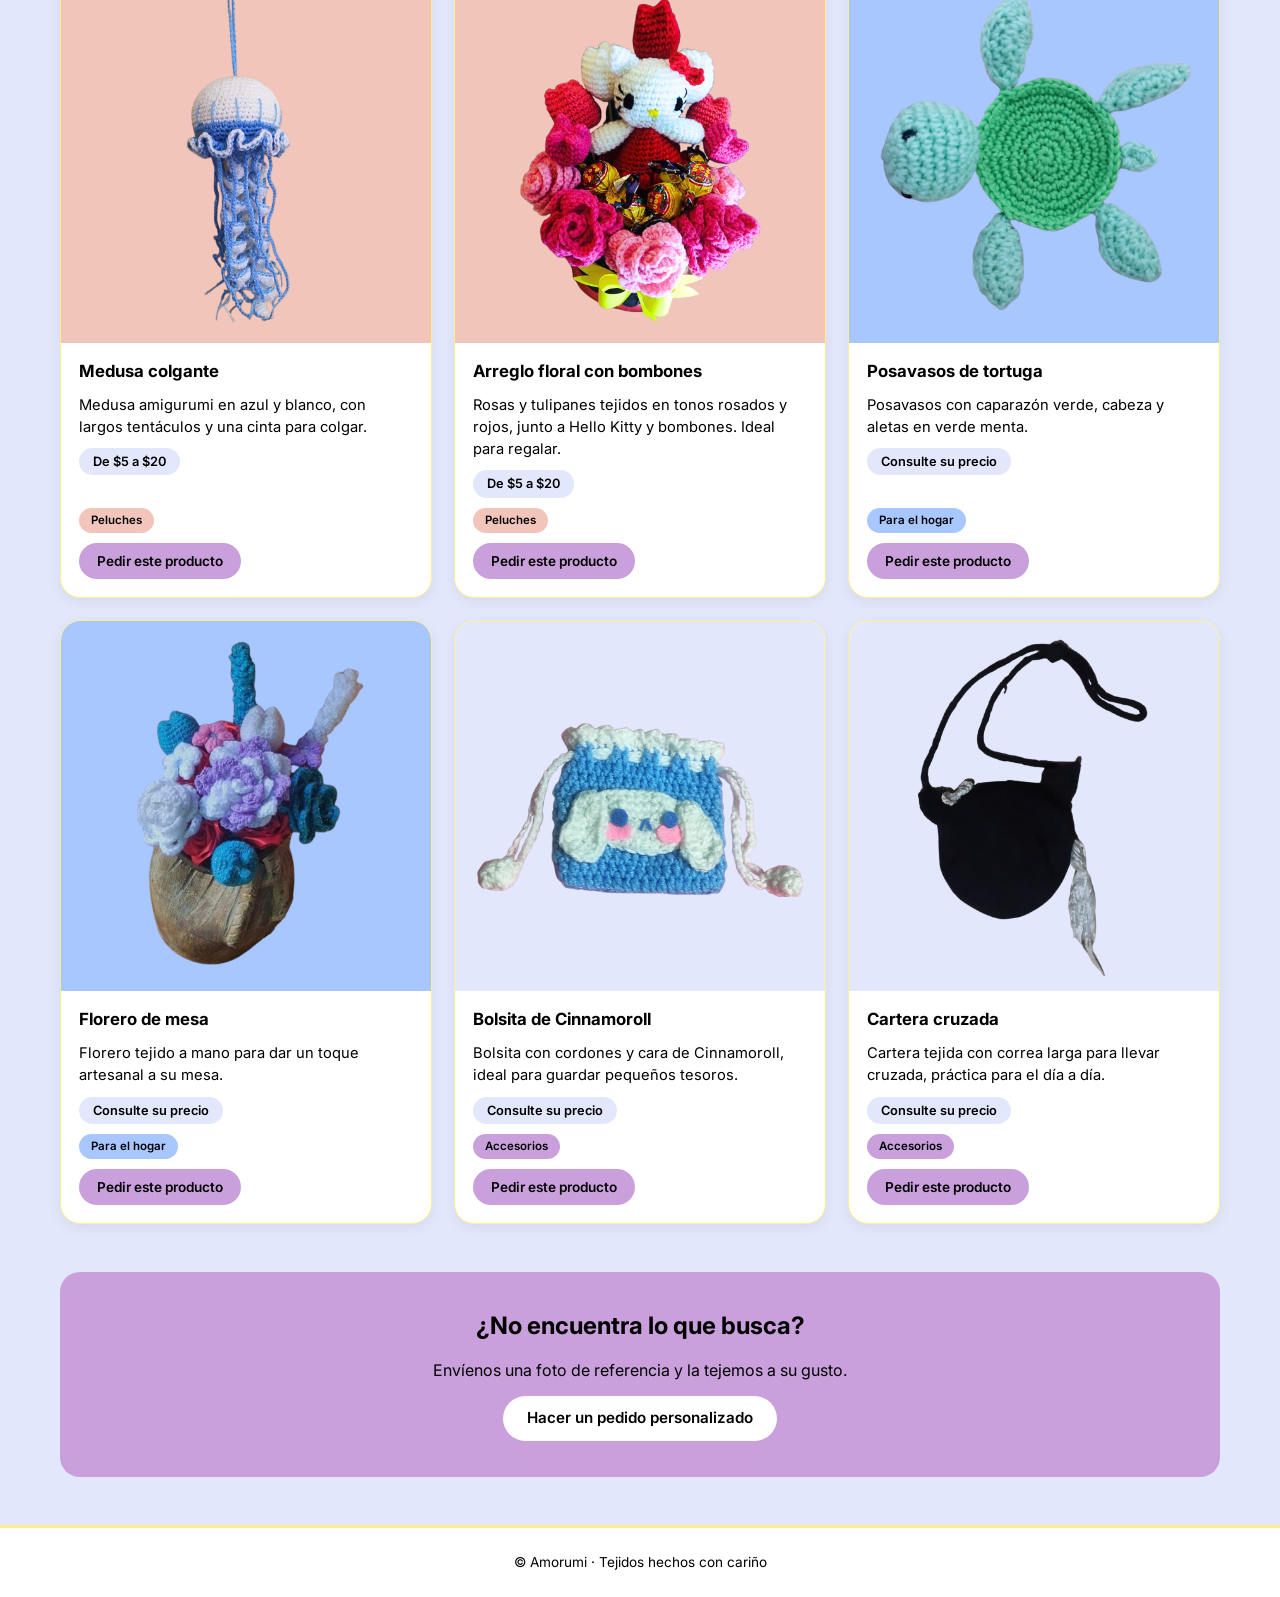
<file: amorumi/productos.html>
<!DOCTYPE html>
<html lang="es">
<head>
    <meta charset="UTF-8">
    <meta name="viewport" content="width=device-width, initial-scale=1.0">
    <title>Productos</title>
    <link rel="preconnect" href="https://fonts.googleapis.com">
    <link href="https://fonts.googleapis.com/css2?family=Inter:wght@400;500;600;700&display=swap" rel="stylesheet">
    <link rel="stylesheet" href="styles/style.css">
</head>
<body>
    <input class="radio" type="radio" name="filtro" id="f-todos" checked aria-label="Todos">
    <input class="radio" type="radio" name="filtro" id="f-ropa" aria-label="Ropa">
    <input class="radio" type="radio" name="filtro" id="f-peluches" aria-label="Peluches">
    <input class="radio" type="radio" name="filtro" id="f-hogar" aria-label="Para el hogar">
    <input class="radio" type="radio" name="filtro" id="f-accesorios" aria-label="Accesorios">

    <header>
        <div class="header-in">
            <a class="brand" href="../index.html" aria-label="Amorumi, ir al inicio">
                <div class="brand-logo big"><img src="../img_inicio/Logo.png" alt="Logo de Amorumi"></div>
                <div><h1>Amorumi</h1><p>Tejidos con amor</p></div>
            </a>
            <nav class="menu" aria-label="Navegación principal">
                <a href="../index.html">Inicio</a>
                <a href="productos.html" class="current" aria-current="page">Productos</a>
                <a href="patrones.html">Patrones</a>
                <a href="pedidos.html">Pedidos</a>
            </nav>
        </div>
    </header>

    <nav class="filters" aria-label="Filtrar por categoría">
        <span>Categorías:</span>
        <label class="chip" for="f-todos" tabindex="0">Todos</label>
        <label class="chip" for="f-ropa" tabindex="0">Ropa</label>
        <label class="chip" for="f-peluches" tabindex="0">Peluches</label>
        <label class="chip" for="f-hogar" tabindex="0">Para el hogar</label>
        <label class="chip" for="f-accesorios" tabindex="0">Accesorios</label>
    </nav>

    <main>
        <section class="page-title" aria-labelledby="titulo-productos">
            <h2 id="titulo-productos">Nuestros productos</h2>
            <p>Piezas tejidas a mano, listas para llevar. Si desea una a su gusto, también la hacemos por encargo.</p>
        </section>

        <section class="grid catalogo" aria-label="Catálogo de productos">
            <article class="card ropa">
                <div class="pic"><img src="../img_inicio/Sueter.png" alt="Suéter calado tejido a crochet en colores pasteles" loading="lazy"></div>
                <div class="body">
                    <h3>Cárdigan patchwork</h3>
                    <p>Cárdigan corto de cuadros en blanco, celeste y rosa, con puños y bordes acanalados. Tejido en algodón.</p>
                    <p class="price">De $20 a $50</p>
                    <div class="cats"><span class="cat ropa">ropa</span></div>
                    <a class="btn" href="pedidos.html">Pedir este producto</a>
                </div>
            </article>

            <article class="card ropa">
                <div class="pic"><img src="../img_inicio/Bufanda.png" alt="Bufanda tejida a crochet" loading="lazy"></div>
                <div class="body">
                    <h3>Bufanda</h3>
                    <p>Bufanda tejida a mano, suave y abrigadora. Puede pedirla en los colores que prefiera.</p>
                    <p class="price">De $20 a $50</p>
                    <div class="cats"><span class="cat ropa">ropa</span></div>
                    <a class="btn" href="pedidos.html">Pedir este producto</a>
                </div>
            </article>

            <article class="card peluches">
                <div class="pic"><img src="../img_inicio/Osito.png" alt="Peluche de osito panda tejido a crochet" loading="lazy"></div>
                <div class="body">
                    <h3>Osito panda</h3>
                    <p>Amigurumi de panda con detalles brillantes en el pecho, los brazos y las patas.</p>
                    <p class="price">De $5 a $20</p>
                    <div class="cats"><span class="cat peluches">peluches</span></div>
                    <a class="btn" href="pedidos.html">Pedir este producto</a>
                </div>
            </article>
            <article class="card peluches">
                <div class="pic"><img src="../img_inicio/HK enfermera.png" alt="Hello Kitty enfermera con un ramo de tulipanes azules" loading="lazy"></div>
                <div class="body">
                    <h3>Hello Kitty enfermera y tulipanes</h3>
                    <p>Hello Kitty con uniforme azul y gorro de enfermera, acompañada de un ramo de tulipanes tejidos.</p>
                    <p class="price">De $5 a $20</p>
                    <div class="cats"><span class="cat peluches">peluches</span></div>
                    <a class="btn" href="pedidos.html">Pedir este producto</a>
                </div>
            </article>
            <article class="card peluches">
                <div class="pic"><img src="../img_inicio/Cinnamoroll.png" alt="Peluche de Cinnamoroll" loading="lazy"></div>
                <div class="body">
                    <h3>Peluche de Cinnamoroll</h3>
                    <p>Peluche blanco de ojos grandes con un gorro azul y mejillas rosadas.</p>
                    <p class="price">De $5 a $20</p>
                    <div class="cats"><span class="cat peluches">peluches</span></div>
                    <a class="btn" href="pedidos.html">Pedir este producto</a>
                </div>
            </article>
            <article class="card peluches">
                <div class="pic"><img src="../img_inicio/Coraline.png" alt="Peluche de Coraline" loading="lazy"></div>
                <div class="body">
                    <h3>Peluche de Coraline</h3>
                    <p>Peluche de Coraline de cabello azul con impermeable y botas amarillas, y una bolsita cruzada.</p>
                    <p class="price">De $5 a $20</p>
                    <div class="cats"><span class="cat peluches">peluches</span></div>
                    <a class="btn" href="pedidos.html">Pedir este producto</a>
                </div>
            </article>
            <article class="card peluches">
                <div class="pic"><img src="../img_inicio/Medusa.png" alt="Colgante de medusa en tonos azules y blanco" loading="lazy"></div>
                <div class="body">
                    <h3>Medusa colgante</h3>
                    <p>Medusa amigurumi en azul y blanco, con largos tentáculos y una cinta para colgar.</p>
                    <p class="price">De $5 a $20</p>
                    <div class="cats"><span class="cat peluches">peluches</span></div>
                    <a class="btn" href="pedidos.html">Pedir este producto</a>
                </div>
            </article>
            <article class="card peluches">
                <div class="pic"><img src="../img_inicio/Ramo HK.png" alt="Arreglo de rosas y tulipanes tejidos con Hello Kitty y bombones" loading="lazy"></div>
                <div class="body">
                    <h3>Arreglo floral con bombones</h3>
                    <p>Rosas y tulipanes tejidos en tonos rosados y rojos, junto a Hello Kitty y bombones. Ideal para regalar.</p>
                    <p class="price">De $5 a $20</p>
                    <div class="cats"><span class="cat peluches">peluches</span></div>
                    <a class="btn" href="pedidos.html">Pedir este producto</a>
                </div>
            </article>

            <article class="card hogar">
                <div class="pic"><img src="../img_inicio/Posavasos tortuga.png" alt="Posavasos con forma de tortuga tejido a crochet" loading="lazy"></div>
                <div class="body">
                    <h3>Posavasos de tortuga</h3>
                    <p>Posavasos con caparazón verde, cabeza y aletas en verde menta.</p>
                    <p class="price">Consulte su precio</p>
                    <div class="cats"><span class="cat hogar">para el hogar</span></div>
                    <a class="btn" href="pedidos.html">Pedir este producto</a>
                </div>
            </article>

            <article class="card hogar">
                <div class="pic"><img src="../img_inicio/Florero de mesa.png" alt="Florero de mesa tejido a crochet" loading="lazy"></div>
                <div class="body">
                    <h3>Florero de mesa</h3>
                    <p>Florero tejido a mano para dar un toque artesanal a su mesa.</p>
                    <p class="price">Consulte su precio</p>
                    <div class="cats"><span class="cat hogar">para el hogar</span></div>
                    <a class="btn" href="pedidos.html">Pedir este producto</a>
                </div>
            </article>

            <article class="card accesorios">
                <div class="pic"><img src="../img_inicio/Bolsita C.png" alt="Bolsita con cordones azul y blanca con cara de Cinnamoroll" loading="lazy"></div>
                <div class="body">
                    <h3>Bolsita de Cinnamoroll</h3>
                    <p>Bolsita con cordones y cara de Cinnamoroll, ideal para guardar pequeños tesoros.</p>
                    <p class="price">Consulte su precio</p>
                    <div class="cats"><span class="cat accesorios">accesorios</span></div>
                    <a class="btn" href="pedidos.html">Pedir este producto</a>
                </div>
            </article>

            <article class="card accesorios">
                <div class="pic"><img src="../img_inicio/Cartera.png" alt="Cartera cruzada tejida a crochet en color oscuro, con una correa larga" loading="lazy"></div>
                <div class="body">
                    <h3>Cartera cruzada</h3>
                    <p>Cartera tejida con correa larga para llevar cruzada, práctica para el día a día.</p>
                    <p class="price">Consulte su precio</p>
                    <div class="cats"><span class="cat accesorios">accesorios</span></div>
                    <a class="btn" href="pedidos.html">Pedir este producto</a>
                </div>
            </article>

        </section>

        <section class="cta" aria-labelledby="titulo-cta">
            <h2 id="titulo-cta">¿No encuentra lo que busca?</h2>
            <p>Envíenos una foto de referencia y la tejemos a su gusto.</p>
            <a class="btn" href="pedidos.html">Hacer un pedido personalizado</a>
        </section>

    </main>
    
    <footer>© Amorumi · Tejidos hechos con cariño</footer>

</body>
</html>
</file>
<file: amorumi/styles/style.css>
:root{
  --primary:#FFEE8C; --secondary:#A8C7FF; --accent:#F2C5BB; --button:#C9A0DC;
  --bg:#E2E7FC; --white:#FFFFFF; --text:#000000; --badge:#8BBD78;
  --radius:20px;
}
*{box-sizing:border-box;margin:0;padding:0}
body{font-family:'Inter',system-ui,Arial,sans-serif;background:var(--bg);color:var(--text);line-height:1.5}
a{color:inherit;text-decoration:none}

/* Radios ocultos que controlan el filtro (solo CSS) */
.radio{position:absolute;opacity:0;pointer-events:none}

/* ===== Header + nav (Flexbox) ===== */
header{background:var(--white);border-bottom:3px solid var(--primary);position:sticky;top:0;z-index:10}
.header-in{max-width:1200px;margin:auto;padding:14px 20px;display:flex;flex-wrap:wrap;align-items:center;justify-content:space-between;gap:12px}
.brand{display:flex;align-items:center;gap:12px}
.brand-logo{width:44px;height:44px;border-radius:50%;background:var(--badge);display:grid;place-items:center;font-size:22px}
.brand h1{font-size:1.15rem;font-weight:700}
.brand p{font-size:.8rem}
.menu{display:flex;flex-wrap:wrap;gap:8px}
.menu a{border:1.5px solid var(--secondary);background:var(--white);padding:8px 18px;border-radius:999px;font-weight:500;font-size:.9rem;transition:.15s}
.menu a:hover{background:var(--secondary)}
.menu a.curren{background:var(--primary);border-color:var(--text);font-weight:700}
.menu a:focus-visible,.chip:focus-visible,.btn:focus-visible{outline:3px solid var(--primary);outline-offset:2px}
footer{text-align:center;padding:24px;background:var(--white);border-top:3px solid var(--primary);font-size:.85rem}

/* ===== Filtros por categoría (Flexbox) ===== */
.filters{max-width:1200px;margin:24px auto 8px;padding:0 20px;display:flex;flex-wrap:wrap;gap:10px;align-items:center}
.filters > span{font-weight:600;margin-right:4px}
.chip{border:1.5px solid var(--secondary);background:var(--white);padding:9px 18px;border-radius:999px;font-weight:500;cursor:pointer;transition:.15s}
.chip:hover{background:var(--secondary)}

#f-todos:checked ~ .filters label[for="f-todos"],
#f-ropa:checked ~ .filters label[for="f-ropa"],
#f-manteles:checked ~ .filters label[for="f-manteles"],
#f-peluches:checked ~ .filters label[for="f-peluches"],
#f-cortinas:checked ~ .filters label[for="f-cortinas"]{
    background:var(--button);border-color:var(--button);font-weight:700
}
.radio:focus-visible ~ .filters{outline:none}

/* Ocultar tarjetas que no pertenecen a la categoría elegida */
#f-ropa:checked ~ main .card:not(.ropa),
#f-manteles:checked ~ main .card:not(.manteles),
#f-peluches:checked ~ main .card:not(.peluches),
#f-cortinas:checked ~ main .card:not(.cortinas){display:none}

/* ===== Cuadrícula de tarjetas (Grid) ===== */
main{max-width:1200px;margin:auto;padding:16px 20px 48px}
.grid{display:grid;gap:22px;grid-template-columns:repeat(auto-fill,minmax(min(100%,300px),1fr))}
@media(min-width:900px){.grid{grid-template-columns:repeat(3,1fr)}}
@media(min-width:1180px){.grid{grid-template-columns:repeat(auto-fill,minmax(260px,1fr))}}

.card{background:var(--white);border-radius:var(--radius);overflow:hidden;display:flex;flex-direction:column;border:1px solid var(--primary);box-shadow:0 4px 14px rgba(0,0,0,.06);transition:transform .2s,box-shadow .2s}
.card:hover{transform:translateY(-4px);box-shadow:0 10px 24px rgba(0,0,0,.12)}

/* Foto dividida en dos (Grid): patrón dibujado + resultado */
.photo{display:grid;grid-template-columns:1fr 1fr;gap:3px;background:var(--white)}
.half{position:relative;aspect-ratio:3/4;overflow:hidden}
.half:nth-child(1){background:var(--primary)}
.half:nth-child(2){background:var(--accent)}
.half img{width:100%;height:100%;object-fit:cover;display:block}
.half img[src=""]{visibility:hidden}
.tag{position:absolute;left:8px;bottom:8px;background:var(--white);font-size:.7rem;font-weight:600;padding:3px 10px;border-radius:999px}

.body{padding:16px 18px 18px;display:flex;flex-direction:column;gap:10px;flex:1}
.body h3{font-size:1.05rem;font-weight:700}
.cats{display:flex;flex-wrap:wrap;gap:6px;margin-top:auto}
.cat{font-size:.72rem;font-weight:600;padding:4px 12px;border-radius:999px;text-transform:capitalize}
.cat.ropa{background:var(--primary)}
.cat.manteles{background:var(--secondary)}
.cat.peluches{background:var(--accent)}
.cat.cortinas{background:var(--badge)}
.btn{align-self:flex-start;background:var(--button);font-size:.85rem;font-weight:600;padding:8px 18px;border-radius:999px}
.btn:hover{filter:brightness(.93)}

footer{text-align:center;padding:24px;background:var(--white);border-top:3px solid var(--primary);font-size:.85rem}

@media(max-width:560px){
  .header-in{justify-content:center}
  .menu{justify-content:center}
}

/*===Pedidos ===*/

/* ===================================================
   PEDIDOS  (todo va acotado a main.pedidos para no
   afectar a patrones, productos ni inicio)
   =================================================== */

main.pedidos{max-width:860px;margin:auto;padding:28px 20px 48px}
.pedidos > h2{font-size:1.6rem;margin-bottom:4px}
.pedidos .intro{margin-bottom:20px}
.pedidos fieldset{border:1px solid var(--primary);background:var(--white);border-radius:var(--radius);padding:20px 22px;margin-bottom:18px;box-shadow:0 4px 14px rgba(0,0,0,.06)}
.pedidos legend{background:var(--primary);font-weight:700;font-size:.95rem;padding:3px 16px;border-radius:999px}
.pedidos .campos{display:grid;gap:14px;grid-template-columns:repeat(auto-fit,minmax(200px,1fr))}
.pedidos .campo{display:flex;flex-direction:column;gap:4px;font-size:.9rem;font-weight:600}
.pedidos input[type=text],.pedidos input[type=tel],.pedidos input[type=number],.pedidos select{font:inherit;font-weight:400;padding:10px 14px;border:1.5px solid var(--secondary);border-radius:12px;background:var(--white)}
.pedidos input:focus-visible,.pedidos select:focus-visible,.pedidos .chip:has(:focus-visible),.pedidos .prod:has(:focus-visible),.pedidos button:focus-visible{outline:3px solid var(--button);outline-offset:2px}
 
/* Chips (categoría y talla de peluche) */
.pedidos .chips{display:flex;flex-wrap:wrap;gap:10px}
.pedidos .chip{position:relative;border:1.5px solid var(--secondary);background:var(--white);padding:9px 18px;border-radius:999px;font-weight:500;cursor:pointer;transition:.15s}
.pedidos .chip:hover{background:var(--secondary)}
.pedidos .chip:has(:checked){background:var(--button);border-color:var(--button);font-weight:700}
 
/* Bloques que dependen de la categoría: ocultos por defecto */
.pedidos .b-ropa,.pedidos .b-acc,.pedidos .b-hogar,.pedidos .b-pel,
.pedidos .dir,.pedidos .t-ropa,.pedidos .t-acc,.pedidos .t-hogar,.pedidos .t-pel,
.pedidos .upload,.pedidos .cambiar{display:none}
.pedidos:has(#c-ropa:checked) .b-ropa,
.pedidos:has(#c-acc:checked) .b-acc,
.pedidos:has(#c-hogar:checked) .b-hogar,
.pedidos:has(#c-pel:checked) .b-pel,
.pedidos:has(#c-ropa:checked) .t-ropa,
.pedidos:has(#c-acc:checked) .t-acc,
.pedidos:has(#c-hogar:checked) .t-hogar,
.pedidos:has(#c-pel:checked) .t-pel{display:block}
.pedidos:has(#envio:checked) .dir{display:flex}
 
/* ===== Catálogo del formulario: la imagen es el botón ===== */
/* (usa .cat-grid y NO .grid, para no chocar con el catálogo de patrones) */
.pedidos .cat-grid{display:grid;gap:18px;grid-template-columns:repeat(auto-fill,minmax(200px,1fr))}
.pedidos .prod{position:relative;background:var(--white);border:2px solid var(--primary);border-radius:var(--radius);overflow:hidden;display:flex;flex-direction:column;transition:transform .2s}
.pedidos .prod:hover{transform:translateY(-3px)}
.pedidos .prod > label{cursor:pointer;display:flex;flex-direction:column;flex:1}
.pedidos .ph{aspect-ratio:3/4;background:var(--accent);display:grid;place-items:center;font-size:2.4rem;overflow:hidden}
.pedidos .ph img{width:100%;height:100%;object-fit:cover;display:block}
.pedidos .ph img[src=""]{visibility:hidden}
.pedidos .nm{padding:12px 14px;font-weight:700}
.pedidos .pers .ph{background:var(--secondary)}
/* al elegir uno, los demás desaparecen */
.pedidos .cat-grid:has(.radio:checked) .prod:not(:has(.radio:checked)){display:none}
.pedidos .prod:has(.radio:checked){border-color:var(--button);border-width:3px}
.pedidos .cat-grid:has(.radio:checked){grid-template-columns:minmax(200px,280px)}
.pedidos .cat-b:has(.radio:checked) .cambiar{display:inline-block}
.pedidos .cambiar{margin-top:14px;background:var(--white);border:1.5px solid var(--button);padding:8px 18px;border-radius:999px;font-weight:600;font-size:.85rem;cursor:pointer}
.pedidos .cambiar:hover{background:var(--button)}
.pedidos .pers:has(.radio:checked) .upload{display:block;padding:0 14px 14px}
.pedidos .upload input{width:100%;font-size:.8rem}
 
/* ===== Entrega, total y botón ===== */
.pedidos .envio{display:flex;align-items:center;gap:10px;font-weight:600;cursor:pointer}
.pedidos .envio input{width:20px;height:20px;accent-color:var(--button)}
.pedidos .dir{flex-direction:column;gap:4px;margin-top:14px;font-size:.9rem;font-weight:600}
.pedidos .total{text-align:center;padding:10px 0 4px}
.pedidos .total p{font-size:2.4rem;font-weight:800}
.pedidos .total span{background:var(--primary);padding:2px 18px;border-radius:999px}
.pedidos .enviar{display:block;margin:12px auto 0;background:var(--button);border:0;font:inherit;font-size:1.05rem;font-weight:700;padding:14px 34px;border-radius:999px;cursor:pointer}
.pedidos .enviar:hover{filter:brightness(.93)}
 
/* ===== Pedido finalizado (solo con :target) ===== */
.ok{display:none;position:fixed;inset:0;z-index:20;background:rgba(226,231,252,.96);place-items:center;text-align:center}
.ok:target{display:grid}
.ok > div{background:var(--white);border:3px solid var(--primary);border-radius:var(--radius);padding:36px 40px;max-width:360px;margin:20px}
.ok .check{width:88px;height:88px;margin:0 auto 14px;border-radius:50%;background:var(--badge);color:var(--white);font-size:3rem;font-weight:700;display:grid;place-items:center;padding:0}
.ok h3{font-size:1.5rem;margin-bottom:16px}
.ok a{display:inline-block;background:var(--button);font-weight:600;padding:8px 22px;border-radius:999px}
@media(prefers-reduced-motion:reduce){.pedidos *{transition:none!important}}
 
@media(max-width:560px){.header-in,.menu{justify-content:center}}
@media(prefers-reduced-motion:reduce){*{transition:none!important}}

.menu a.current{background:var(--primary);border-color:var(--text);font-weight:700}

.hero{display:grid;grid-template-columns:1.1fr .9fr;gap:32px;align-items:center;background:var(--white);border:1px solid var(--primary);border-radius:var(--radius);padding:36px;margin-top:8px}
.hero-text{display:flex;flex-direction:column;gap:16px}
.eyebrow{align-self:flex-start;background:var(--primary);font-size:.75rem;font-weight:600;padding:4px 14px;border-radius:999px}
.hero h2{font-size:clamp(1.8rem,4vw,2.6rem);line-height:1.15}
.hero p{font-size:1.05rem}
.hero-actions{display:flex;flex-wrap:wrap;gap:12px}
.hero .btn,.cta .btn{font-size:.95rem;padding:11px 24px}
.btn.alt{background:var(--white);border:1.5px solid var(--button)}
.hero-img{border-radius:var(--radius);overflow:hidden;aspect-ratio:3/4;max-height:460px;justify-self:center;background:var(--accent)}
.hero-img img{width:100%;height:100%;object-fit:cover;display:block}
 
.section{margin-top:48px}
.section > h2{font-size:1.5rem;margin-bottom:6px}
.section > .lead{margin-bottom:22px}
.info-grid{display:grid;gap:22px;grid-template-columns:repeat(auto-fit,minmax(min(100%,260px),1fr))}
.info{background:var(--white);border:1px solid var(--primary);border-radius:var(--radius);padding:24px;display:flex;flex-direction:column;gap:10px}
.info .icon{width:48px;height:48px;border-radius:50%;display:grid;place-items:center;font-size:24px;background:var(--primary)}
.info:nth-child(2) .icon{background:var(--secondary)}
.info:nth-child(3) .icon{background:var(--accent)}
.info h3{font-size:1.1rem}
 
.featured{display:grid;grid-template-columns:1fr 1fr;gap:28px;align-items:center;background:var(--white);border:1px solid var(--primary);border-radius:var(--radius);padding:24px}
.featured .photo{border-radius:var(--radius);overflow:hidden}
.featured-text{display:flex;flex-direction:column;gap:12px}
.featured-text h2{font-size:1.5rem}
 
.steps{list-style:none;display:grid;gap:18px;grid-template-columns:repeat(auto-fit,minmax(min(100%,220px),1fr));counter-reset:paso}
.steps li{background:var(--white);border:1px solid var(--secondary);border-radius:var(--radius);padding:22px;counter-increment:paso}
.steps li::before{content:counter(paso);display:grid;place-items:center;width:34px;height:34px;border-radius:50%;background:var(--button);font-weight:700;margin-bottom:10px}
.steps strong{display:block;margin-bottom:4px}
 
.cta{margin-top:48px;background:var(--button);border-radius:var(--radius);padding:36px 24px;text-align:center;display:flex;flex-direction:column;align-items:center;gap:14px}
.cta h2{font-size:1.5rem}
.cta .btn{align-self:center;background:var(--white)}
 
@media(max-width:760px){
  .hero,.featured{grid-template-columns:1fr}
  .hero{padding:24px}
  .hero-img{order:-1;max-height:340px;width:100%;aspect-ratio:auto;height:340px}
}
 

.brand-logo{overflow:hidden;background:var(--white)}
.brand-logo img{width:100%;height:100%;object-fit:cover;display:block}
.brand-logo.big{width:56px;height:56px}

/*Inicio*/

.info{border-top:6px solid var(--primary)}
.info:nth-child(2){border-top-color:var(--secondary)}
.info:nth-child(3){border-top-color:var(--accent)}
.info:nth-child(4){border-top-color:var(--button)}
.info .price{align-self:flex-start;margin-top:auto;background:var(--bg);font-size:.8rem;font-weight:600;padding:5px 14px;border-radius:999px}
.about{display:grid;gap:22px;grid-template-columns:repeat(auto-fit,minmax(min(100%,300px),1fr))}
.about .info:nth-child(1){border-top-color:var(--accent)}
.about .info:nth-child(2){border-top-color:var(--secondary)}
.hero-img{position:relative;width:min(100%,345px)}
.hero-img img{position:absolute;inset:16px;width:calc(100% - 50px);height:calc(100% - 32px);object-fit:contain}
.info .thumb{aspect-ratio:4/3;border-radius:14px;background:var(--bg);display:grid;place-items:center;padding:10px;margin-bottom:4px}
.info .thumb img{width:100%;height:100%;object-fit:contain;display:block}
.gallery{display:grid;gap:22px;grid-template-columns:repeat(auto-fit,minmax(min(100%,220px),1fr))}
.gallery figure{background:var(--white);border:1px solid var(--primary);border-radius:var(--radius);overflow:hidden;display:flex;flex-direction:column}
.gallery figure:nth-child(1) img{background:var(--secondary)}
.gallery figure:nth-child(2) img{background:var(--accent)}
.gallery figure:nth-child(3) img{background:var(--primary)}
.gallery figure:nth-child(4) img{background:var(--bg)}
.gallery img{width:100%;aspect-ratio:1/1;object-fit:contain;padding:14px;display:block}
.gallery figcaption{padding:12px 16px 16px;font-weight:600;font-size:.9rem;text-align:center}


/* Productos */
#f-hogar:checked ~ .filters label[for="f-hogar"],
#f-accesorios:checked ~ .filters label[for="f-accesorios"]{
    background:var(--button);border-color:var(--button);font-weight:700
}

#f-hogar:checked ~ main .card:not(.hogar),
#f-accesorios:checked ~ main .card:not(.accesorios){display:none}

.cat.hogar{background:var(--secondary);text-transform:lowercase}
.cat.hogar::first-letter{text-transform:uppercase}
.cat.accesorios{background:var(--button)}
.page-title{margin:8px 0 22px}
.page-title h2{font-size:1.6rem;margin-bottom:4px}

.pic{position:relative;aspect-ratio:1/1;background:var(--bg)}
.pic img{position:absolute;inset:14px;width:calc(100% - 28px);height:calc(100% - 28px);object-fit:contain;display:block}
.card.ropa .pic{background:var(--primary)}
.card.peluches .pic{background:var(--accent)}
.card.hogar .pic{background:var(--secondary)}
.card.accesorios .pic{background:var(--bg)}

.body .price{align-self:flex-start;background:var(--bg);font-size:.8rem;font-weight:600;padding:4px 14px;border-radius:999px}
.body p{font-size:.92rem}

@media(min-width:900px){.grid.catalogo{grid-template-columns:repeat(3,1fr)}}
</file>
